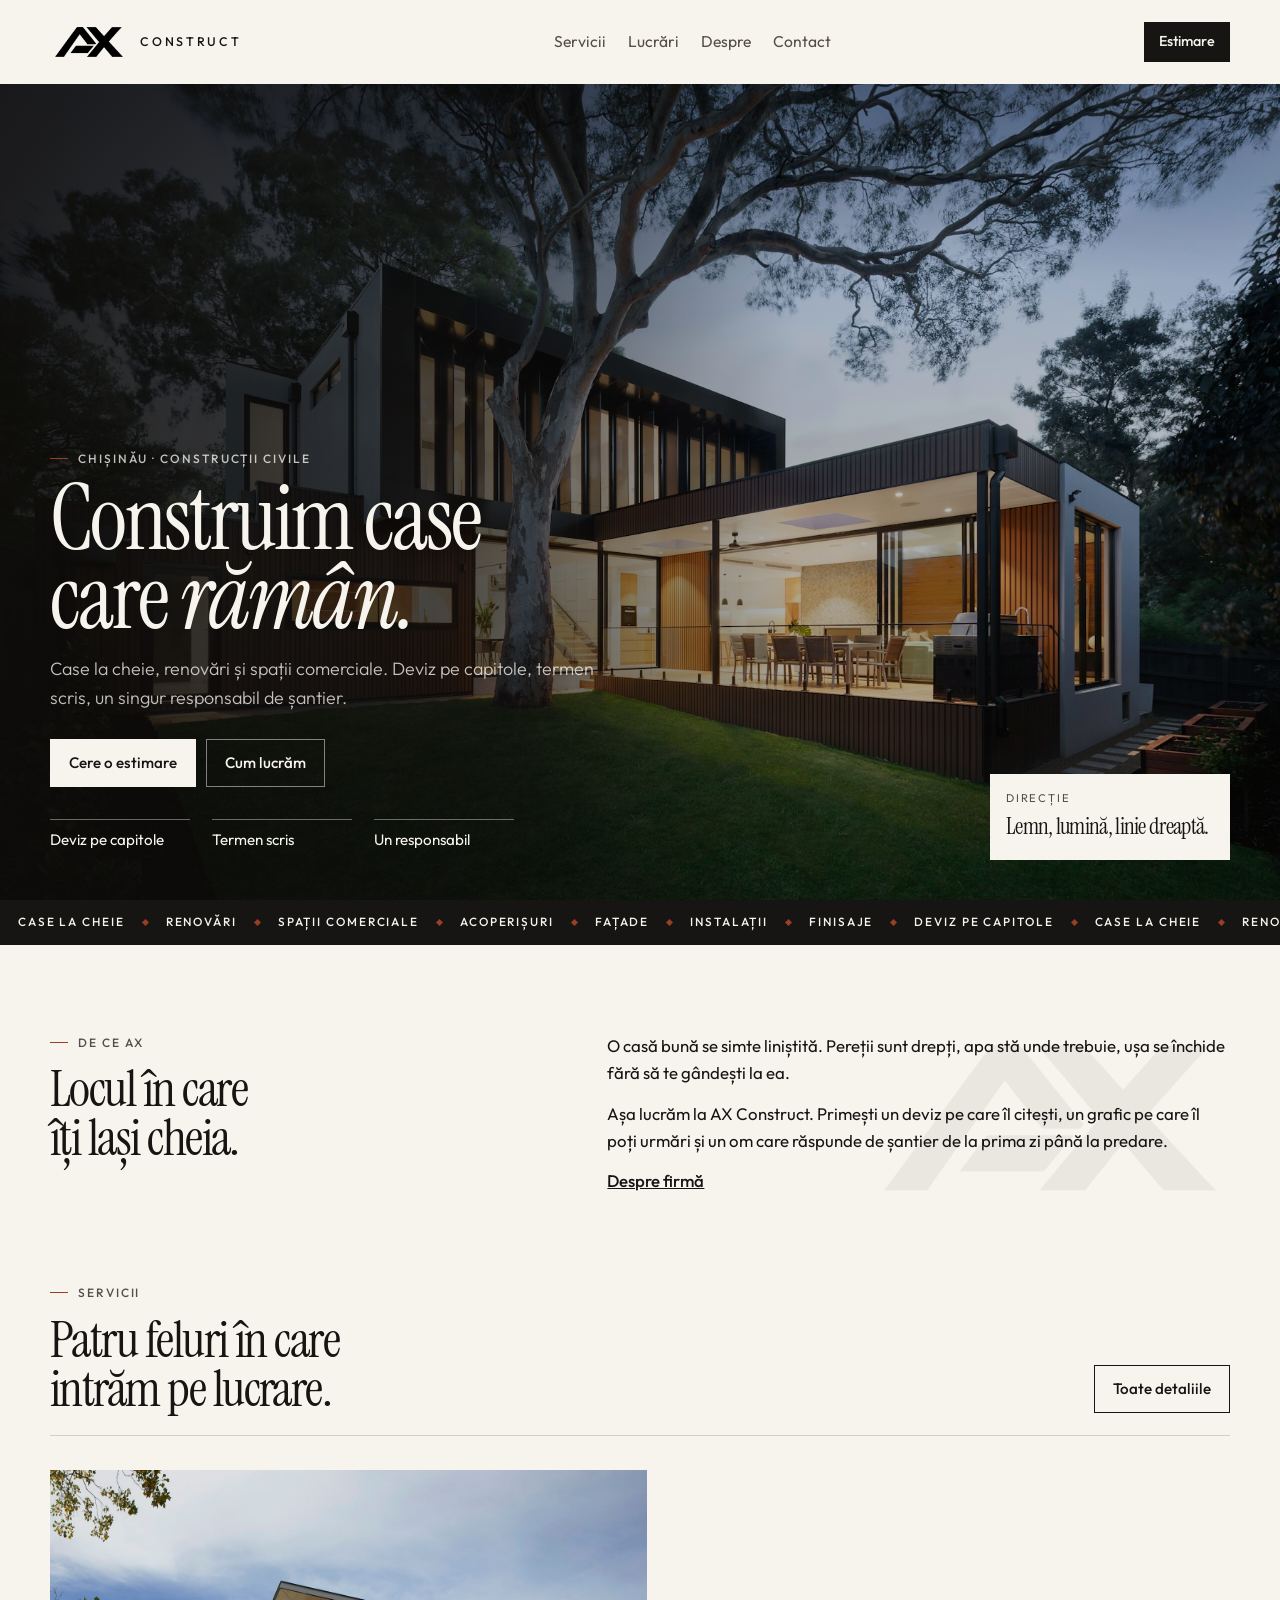
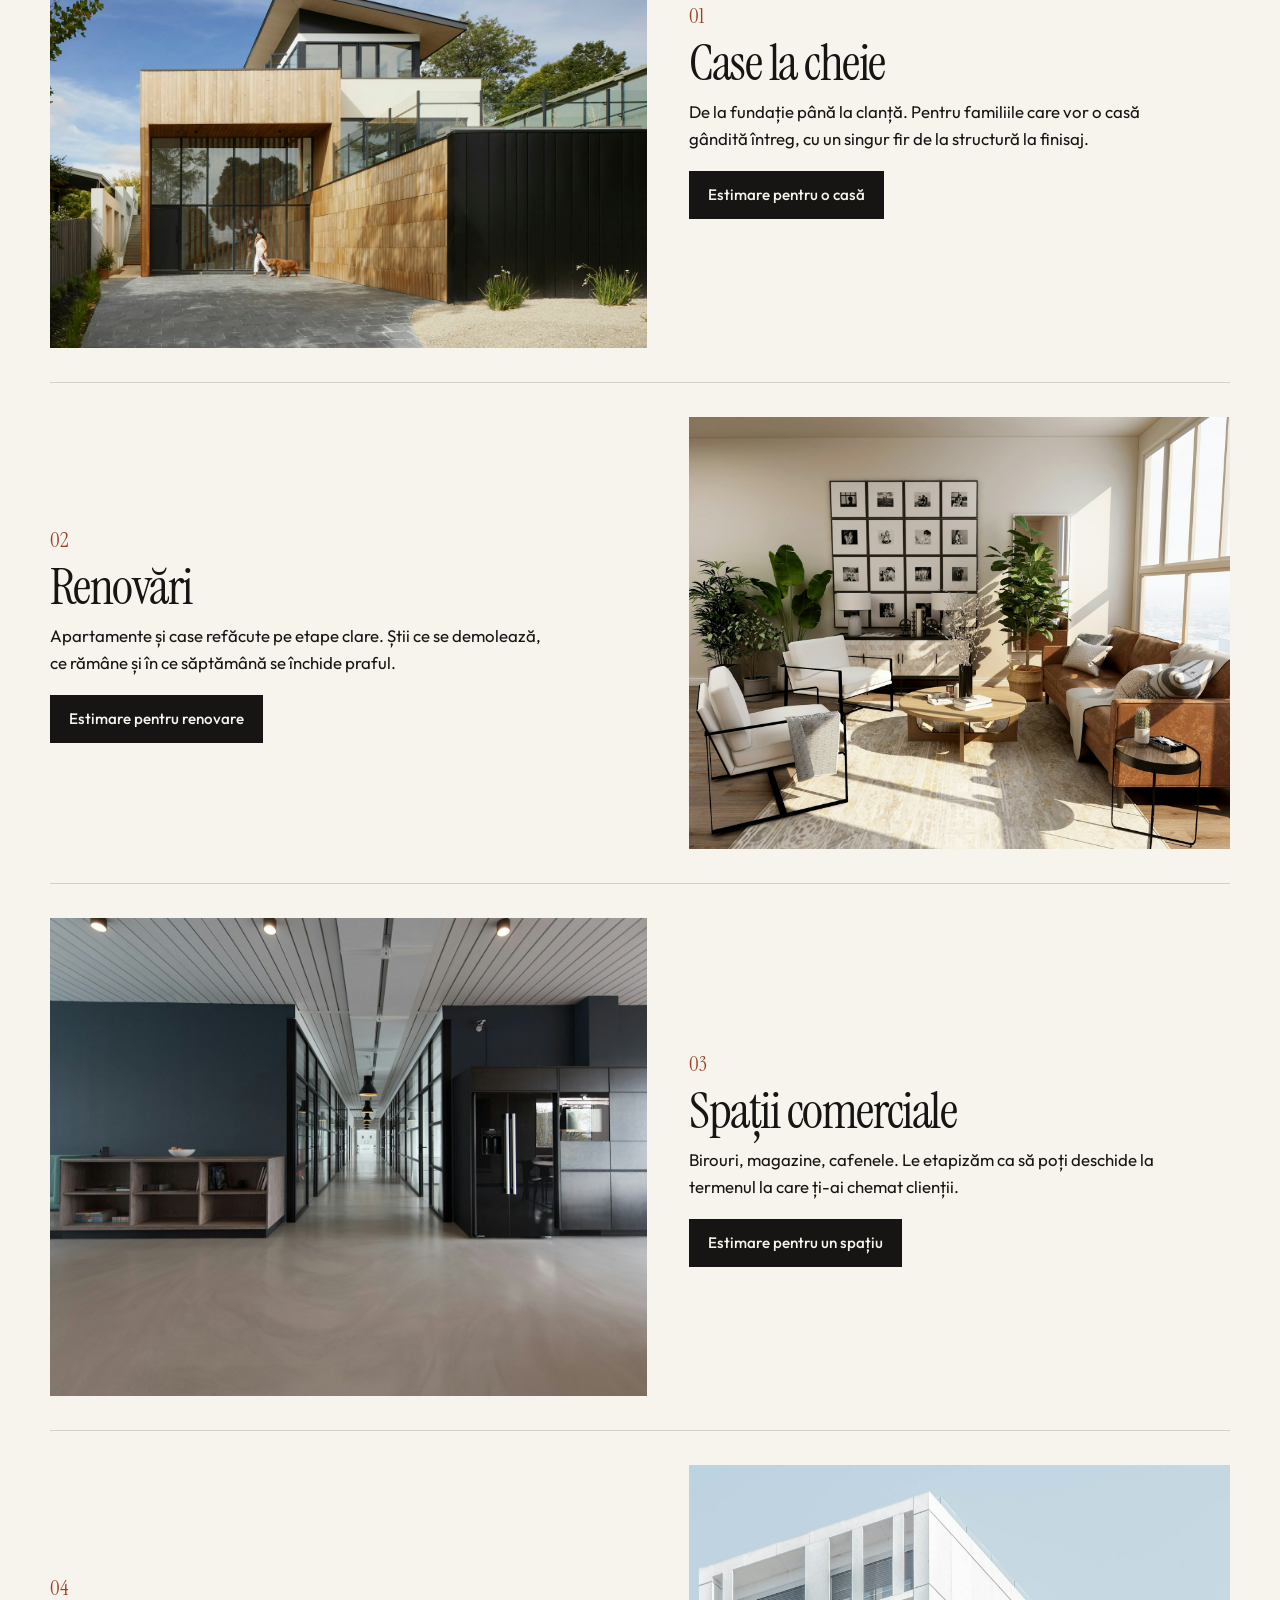
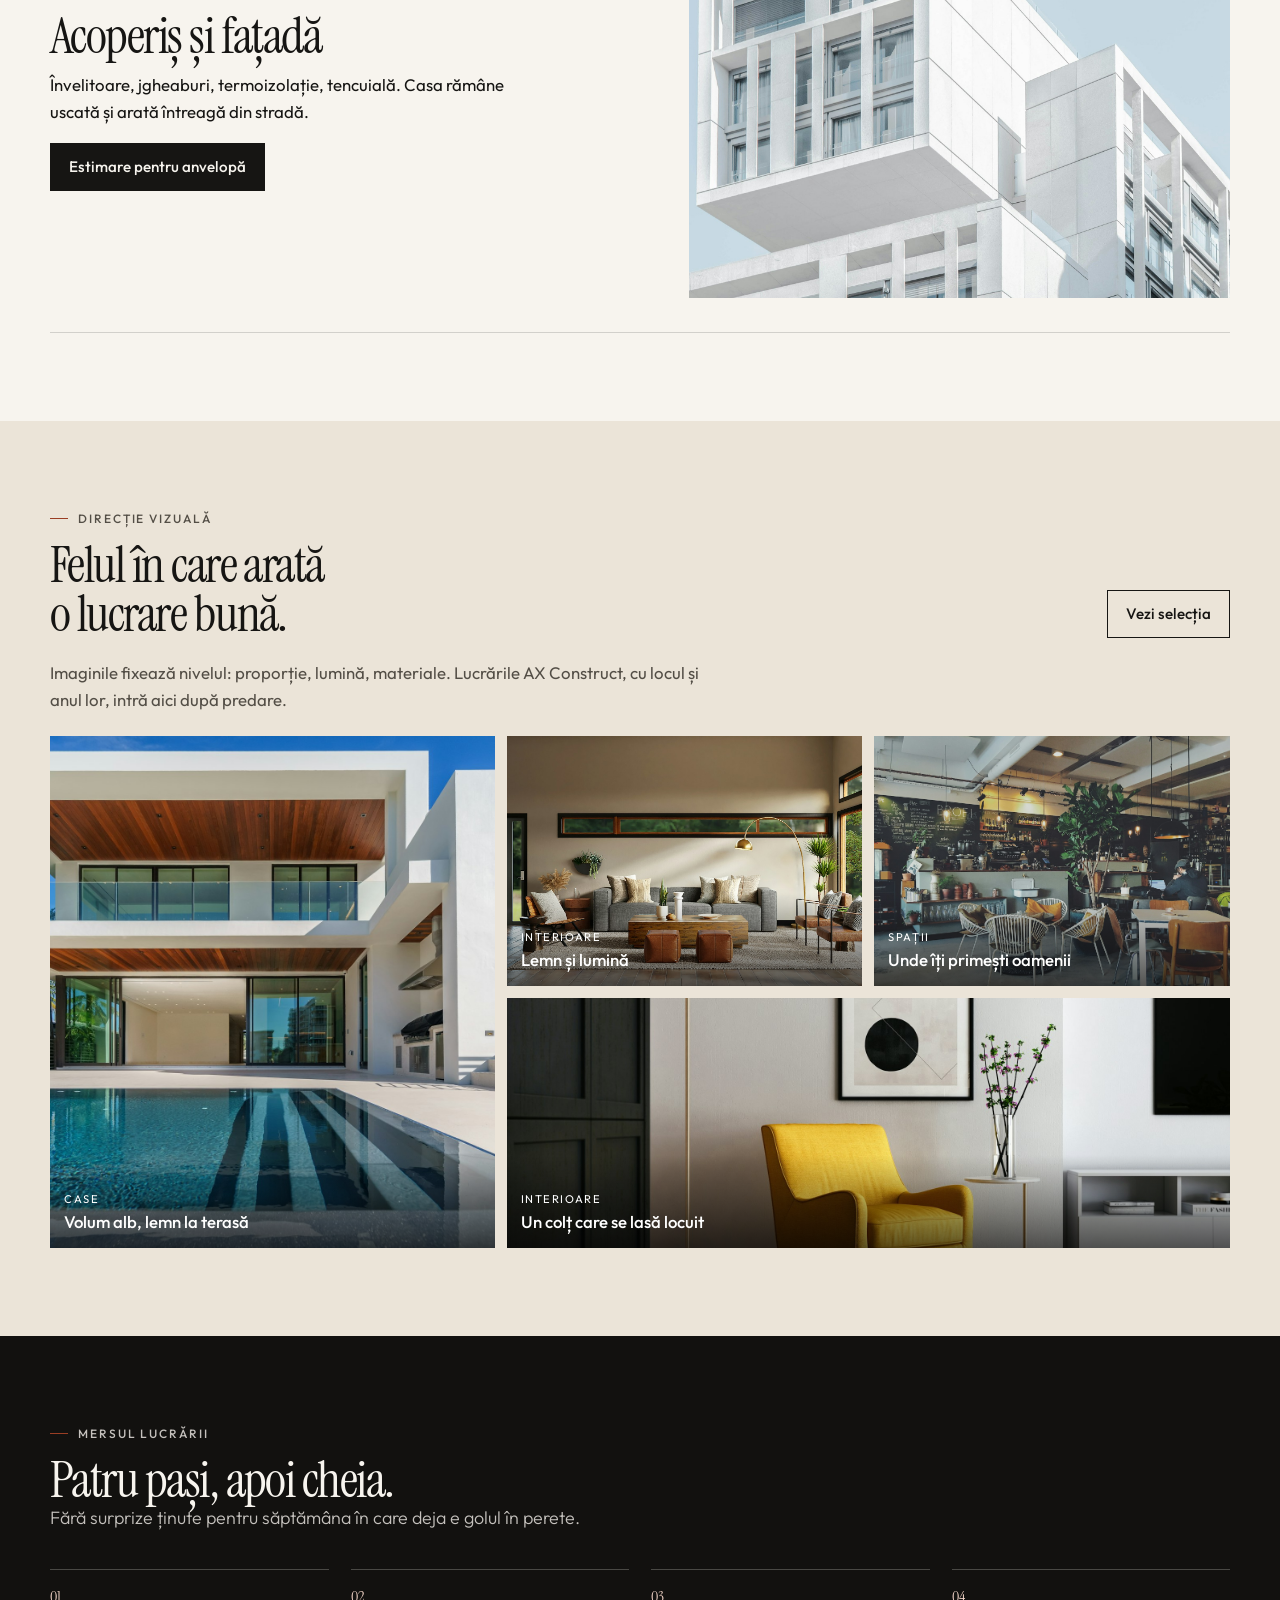
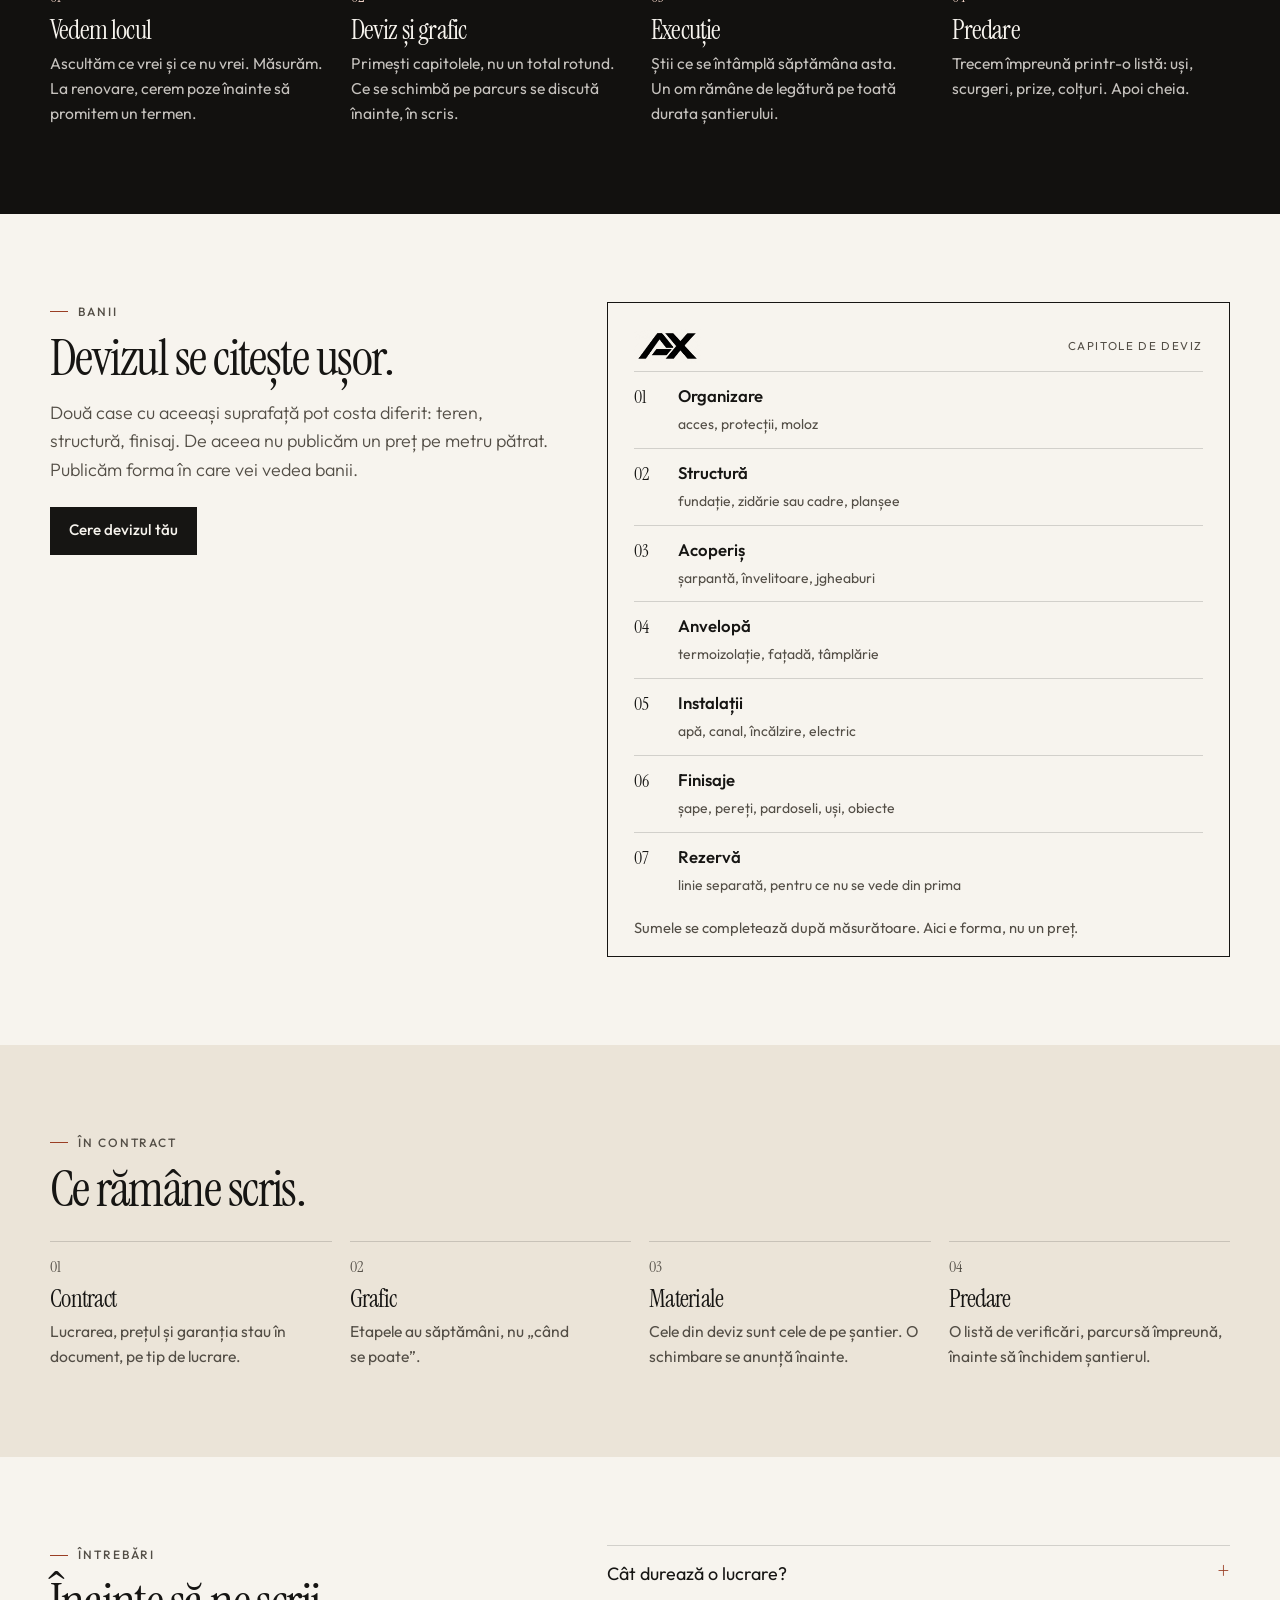
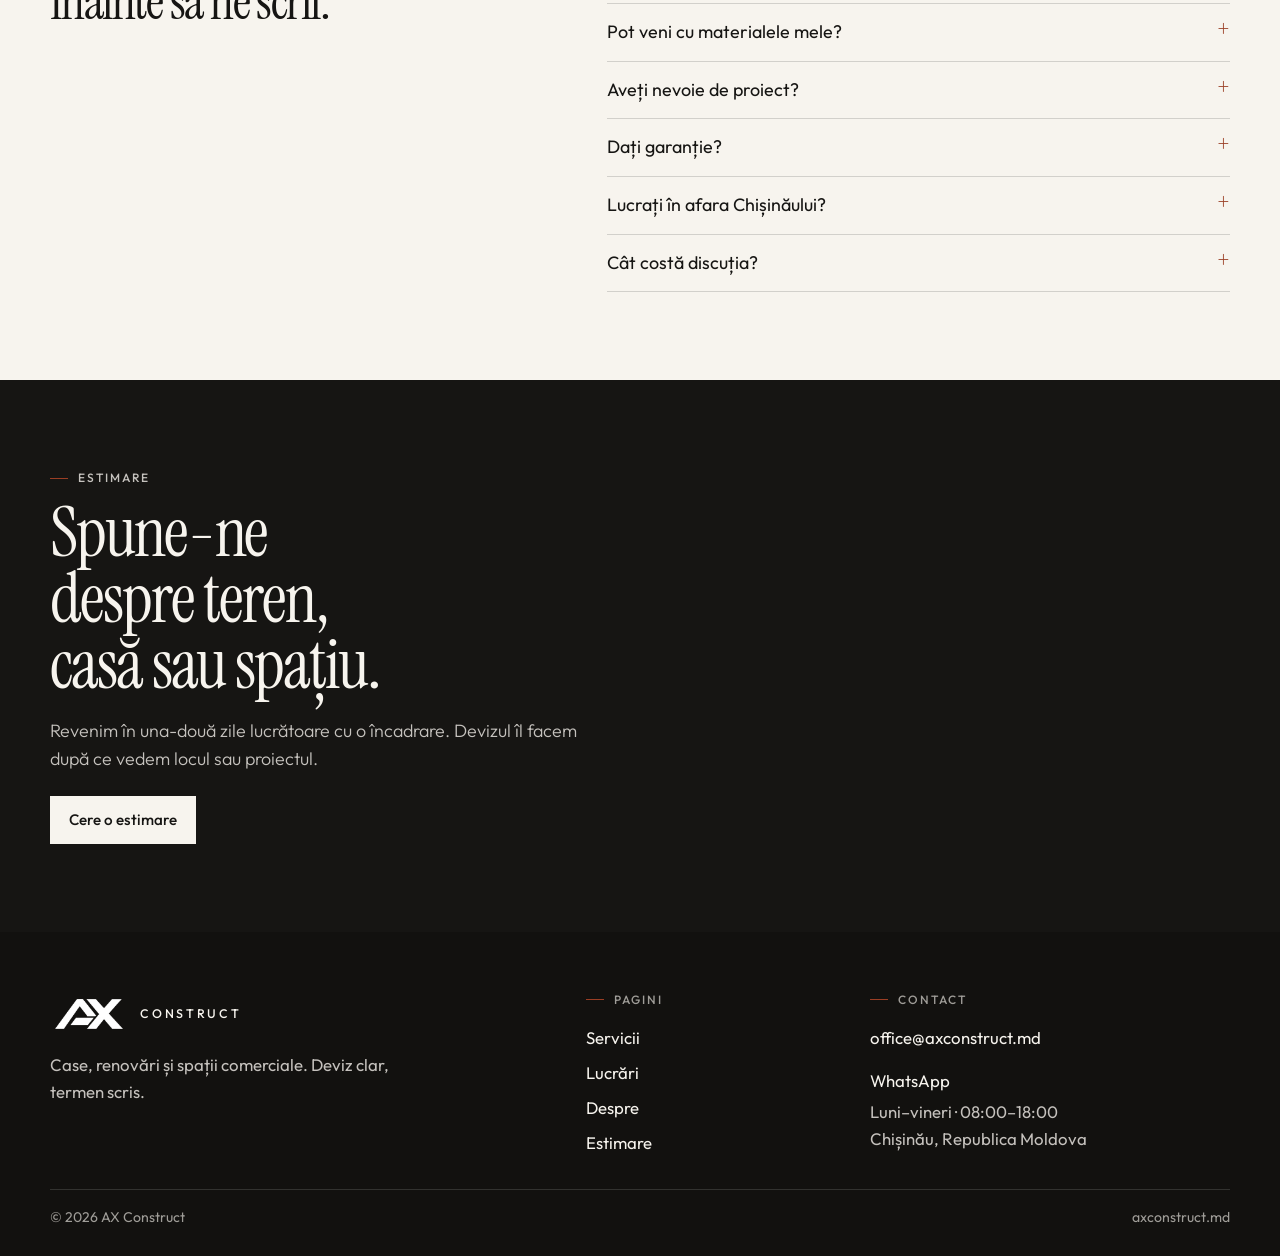
<file: index.html>
<!DOCTYPE html>
<html lang="ro">
<head>
  <meta charset="utf-8">
  <meta name="viewport" content="width=device-width, initial-scale=1">
  <title>AX Construct — Case, renovări și spații comerciale în Chișinău</title>
  <meta name="description" content="AX Construct construiește case la cheie, renovări și spații comerciale în Moldova. Deviz pe capitole, termen scris, un responsabil de șantier. Cere o estimare.">
  <link rel="canonical" href="https://axconstruct.md/">
  <meta property="og:type" content="website">
  <meta property="og:locale" content="ro_RO">
  <meta property="og:site_name" content="AX Construct">
  <meta property="og:title" content="AX Construct — Case, renovări și spații comerciale">
  <meta property="og:description" content="Deviz pe capitole, termen scris, un responsabil de șantier. Cere o estimare.">
  <meta property="og:url" content="https://axconstruct.md/">
  <meta property="og:image" content="https://axconstruct.md/assets/og.jpg">
  <meta name="twitter:card" content="summary_large_image">
  <meta name="theme-color" content="#f7f4ee">
  <link rel="icon" href="assets/favicon.png" type="image/png">
  <link rel="apple-touch-icon" href="assets/apple-touch.png">
  <link rel="preconnect" href="https://fonts.googleapis.com">
  <link rel="preconnect" href="https://fonts.gstatic.com" crossorigin>
  <link href="https://fonts.googleapis.com/css2?family=Instrument+Serif:ital@0;1&family=Outfit:wght@300;400;500;600&display=swap" rel="stylesheet">
  <link rel="stylesheet" href="css/styles.css">
  <script type="application/ld+json">
  {
    "@context": "https://schema.org",
    "@type": "GeneralContractor",
    "name": "AX Construct",
    "url": "https://axconstruct.md",
    "email": "office@axconstruct.md",
    "image": "https://axconstruct.md/assets/og.jpg",
    "areaServed": ["Chișinău", "Republica Moldova"],
    "description": "Case la cheie, renovări și spații comerciale. Deviz pe capitole, termen scris, un responsabil de șantier."
  }
  </script>
</head>
<body>
  <a class="skip" href="#continut">Sari la conținut</a>
  <header class="site-header">
    <a class="brand" href="index.html" aria-label="AX Construct">
      <img src="assets/logo-black.png" alt="" width="1024" height="525">
      <span>Construct</span>
    </a>
    <nav class="desk-nav" aria-label="Principal">
      <a href="servicii.html">Servicii</a>
      <a href="lucrari.html">Lucrări</a>
      <a href="despre.html">Despre</a>
      <a href="contact.html">Contact</a>
    </nav>
    <div class="header-actions">
      <a class="head-phone" data-href="phoneTel" hidden></a>
      <a class="btn btn-small" href="contact.html#formular">Estimare</a>
      <button class="burger" type="button" aria-expanded="false" aria-controls="menu" aria-label="Deschide meniul">
        <span></span><span></span>
      </button>
    </div>
  </header>
  <div class="nav-panel" id="menu" hidden>
    <nav aria-label="Mobil">
      <a href="index.html">Acasă</a>
      <a href="servicii.html">Servicii</a>
      <a href="lucrari.html">Lucrări</a>
      <a href="despre.html">Despre</a>
      <a href="contact.html">Contact</a>
      <a href="contact.html#formular">Cere o estimare</a>
    </nav>
  </div>

  <main id="continut">
    <section class="hero">
      <div class="hero-frame">
        <img src="assets/photos/hero.jpg" alt="Casă modernă seara, cu lemn, ferestre înalte și lumină caldă în interior" fetchpriority="high">
      </div>
      <div class="hero-copy">
        <p class="kicker light">Chișinău · construcții civile</p>
        <h1>Construim case<br>care <em>rămân.</em></h1>
        <p class="lede">Case la cheie, renovări și spații comerciale. Deviz pe capitole, termen scris, un singur responsabil de șantier.</p>
        <div class="hero-actions">
          <a class="btn" href="contact.html#formular">Cere o estimare</a>
          <a class="btn btn-ghost" href="#proces">Cum lucrăm</a>
        </div>
        <div class="meta-row">
          <span>Deviz pe capitole</span>
          <span>Termen scris</span>
          <span>Un responsabil</span>
        </div>
      </div>
      <aside class="hero-card">
        <span>Direcție</span>
        <strong>Lemn, lumină, linie dreaptă.</strong>
      </aside>
    </section>

    <div class="marquee" aria-hidden="true">
      <div class="marquee-track">
        <div class="marquee-group">
          <span>Case la cheie</span><i></i>
          <span>Renovări</span><i></i>
          <span>Spații comerciale</span><i></i>
          <span>Acoperișuri</span><i></i>
          <span>Fațade</span><i></i>
          <span>Instalații</span><i></i>
          <span>Finisaje</span><i></i>
          <span>Deviz pe capitole</span><i></i>
        </div>
        <div class="marquee-group">
          <span>Case la cheie</span><i></i>
          <span>Renovări</span><i></i>
          <span>Spații comerciale</span><i></i>
          <span>Acoperișuri</span><i></i>
          <span>Fațade</span><i></i>
          <span>Instalații</span><i></i>
          <span>Finisaje</span><i></i>
          <span>Deviz pe capitole</span><i></i>
        </div>
      </div>
    </div>

    <section class="section manifesto">
      <div class="wrap manifesto-grid">
        <div>
          <p class="kicker">De ce AX</p>
          <h2>Locul în care îți lași cheia.</h2>
        </div>
        <div class="manifesto-copy">
          <p>O casă bună se simte liniștită. Pereții sunt drepți, apa stă unde trebuie, ușa se închide fără să te gândești la ea.</p>
          <p>Așa lucrăm la AX Construct. Primești un deviz pe care îl citești, un grafic pe care îl poți urmări și un om care răspunde de șantier de la prima zi până la predare.</p>
          <p><a href="despre.html">Despre firmă</a></p>
        </div>
        <img class="watermark" src="assets/logo-black.png" alt="">
      </div>
    </section>

    <section class="section" style="padding-top:0">
      <div class="wrap">
        <div class="section-head">
          <div>
            <p class="kicker">Servicii</p>
            <h2>Patru feluri în care intrăm pe lucrare.</h2>
          </div>
          <a class="btn btn-ghost" href="servicii.html">Toate detaliile</a>
        </div>

        <article class="service-row">
          <a class="shot" href="servicii.html#case">
            <img src="assets/photos/house-wood.jpg" alt="Casă cu lemn deschis și panouri negre, volum simplu" loading="lazy">
          </a>
          <div class="service-copy">
            <p class="num">01</p>
            <h2>Case la cheie</h2>
            <p>De la fundație până la clanță. Pentru familiile care vor o casă gândită întreg, cu un singur fir de la structură la finisaj.</p>
            <a class="btn" href="contact.html?tip=case#formular">Estimare pentru o casă</a>
          </div>
        </article>

        <article class="service-row">
          <a class="shot" href="servicii.html#renovari">
            <img src="assets/photos/living.jpg" alt="Living luminos, cu canapea și ferestre înalte" loading="lazy">
          </a>
          <div class="service-copy">
            <p class="num">02</p>
            <h2>Renovări</h2>
            <p>Apartamente și case refăcute pe etape clare. Știi ce se demolează, ce rămâne și în ce săptămână se închide praful.</p>
            <a class="btn" href="contact.html?tip=renovare#formular">Estimare pentru renovare</a>
          </div>
        </article>

        <article class="service-row">
          <a class="shot" href="servicii.html#comerciale">
            <img src="assets/photos/office.jpg" alt="Hol de birou cu sticlă, pardoseală continuă și mobilier închis" loading="lazy">
          </a>
          <div class="service-copy">
            <p class="num">03</p>
            <h2>Spații comerciale</h2>
            <p>Birouri, magazine, cafenele. Le etapizăm ca să poți deschide la termenul la care ți-ai chemat clienții.</p>
            <a class="btn" href="contact.html?tip=comercial#formular">Estimare pentru un spațiu</a>
          </div>
        </article>

        <article class="service-row">
          <a class="shot" href="servicii.html#acoperis">
            <img src="assets/photos/volume.jpg" alt="Fațadă albă cu volume geometrice și ferestre adânci" loading="lazy">
          </a>
          <div class="service-copy">
            <p class="num">04</p>
            <h2>Acoperiș și fațadă</h2>
            <p>Învelitoare, jgheaburi, termoizolație, tencuială. Casa rămâne uscată și arată întreagă din stradă.</p>
            <a class="btn" href="contact.html?tip=acoperis#formular">Estimare pentru anvelopă</a>
          </div>
        </article>
      </div>
    </section>

    <section class="section band">
      <div class="wrap">
        <div class="section-head">
          <div>
            <p class="kicker">Direcție vizuală</p>
            <h2>Felul în care arată o lucrare bună.</h2>
          </div>
          <a class="btn btn-ghost" href="lucrari.html">Vezi selecția</a>
        </div>
        <p class="note">Imaginile fixează nivelul: proporție, lumină, materiale. Lucrările AX Construct, cu locul și anul lor, intră aici după predare.</p>
        <div class="bento" style="margin-top:22px">
          <figure class="tall">
            <img src="assets/photos/villa.jpg" alt="Casă albă cu terasă acoperită în lemn" loading="lazy">
            <figcaption><span>Case</span><strong>Volum alb, lemn la terasă</strong></figcaption>
          </figure>
          <figure>
            <img src="assets/photos/interior.jpg" alt="Cameră de zi cu canapea gri, lemn și ferestre mari" loading="lazy">
            <figcaption><span>Interioare</span><strong>Lemn și lumină</strong></figcaption>
          </figure>
          <figure>
            <img src="assets/photos/cafe.jpg" alt="Cafenea cu bar, mese și lumină caldă" loading="lazy">
            <figcaption><span>Spații</span><strong>Unde îți primești oamenii</strong></figcaption>
          </figure>
          <figure class="wide">
            <img src="assets/photos/nook.jpg" alt="Colț de living cu fotoliu, lemn și perete liniștit" loading="lazy">
            <figcaption><span>Interioare</span><strong>Un colț care se lasă locuit</strong></figcaption>
          </figure>
        </div>
      </div>
    </section>

    <section class="section process" id="proces">
      <div class="wrap">
        <p class="kicker light">Mersul lucrării</p>
        <h2 class="block-title">Patru pași, apoi cheia.</h2>
        <p class="lede">Fără surprize ținute pentru săptămâna în care deja e golul în perete.</p>
        <div class="steps">
          <article class="step">
            <p class="num">01</p>
            <h3>Vedem locul</h3>
            <p>Ascultăm ce vrei și ce nu vrei. Măsurăm. La renovare, cerem poze înainte să promitem un termen.</p>
          </article>
          <article class="step">
            <p class="num">02</p>
            <h3>Deviz și grafic</h3>
            <p>Primești capitolele, nu un total rotund. Ce se schimbă pe parcurs se discută înainte, în scris.</p>
          </article>
          <article class="step">
            <p class="num">03</p>
            <h3>Execuție</h3>
            <p>Știi ce se întâmplă săptămâna asta. Un om rămâne de legătură pe toată durata șantierului.</p>
          </article>
          <article class="step">
            <p class="num">04</p>
            <h3>Predare</h3>
            <p>Trecem împreună printr-o listă: uși, scurgeri, prize, colțuri. Apoi cheia.</p>
          </article>
        </div>
      </div>
    </section>

    <section class="section">
      <div class="wrap sheet-grid">
        <div>
          <p class="kicker">Banii</p>
          <h2>Devizul se citește ușor.</h2>
          <p class="lede" style="margin-top:16px">Două case cu aceeași suprafață pot costa diferit: teren, structură, finisaj. De aceea nu publicăm un preț pe metru pătrat. Publicăm forma în care vei vedea banii.</p>
          <a class="btn" href="contact.html#formular" style="margin-top:22px">Cere devizul tău</a>
        </div>
        <div class="sheet">
          <div class="sheet-top">
            <img src="assets/logo-black.png" alt="">
            <span>Capitole de deviz</span>
          </div>
          <div class="sheet-row"><span class="sheet-no">01</span><div><strong>Organizare</strong><small>acces, protecții, moloz</small></div></div>
          <div class="sheet-row"><span class="sheet-no">02</span><div><strong>Structură</strong><small>fundație, zidărie sau cadre, planșee</small></div></div>
          <div class="sheet-row"><span class="sheet-no">03</span><div><strong>Acoperiș</strong><small>șarpantă, învelitoare, jgheaburi</small></div></div>
          <div class="sheet-row"><span class="sheet-no">04</span><div><strong>Anvelopă</strong><small>termoizolație, fațadă, tâmplărie</small></div></div>
          <div class="sheet-row"><span class="sheet-no">05</span><div><strong>Instalații</strong><small>apă, canal, încălzire, electric</small></div></div>
          <div class="sheet-row"><span class="sheet-no">06</span><div><strong>Finisaje</strong><small>șape, pereți, pardoseli, uși, obiecte</small></div></div>
          <div class="sheet-row"><span class="sheet-no">07</span><div><strong>Rezervă</strong><small>linie separată, pentru ce nu se vede din prima</small></div></div>
          <p class="sheet-foot">Sumele se completează după măsurătoare. Aici e forma, nu un preț.</p>
        </div>
      </div>
    </section>

    <section class="section band">
      <div class="wrap">
        <p class="kicker">În contract</p>
        <h2 class="block-title" style="margin-bottom:28px">Ce rămâne scris.</h2>
        <div class="standards">
          <article class="standard">
            <p class="num">01</p>
            <h3>Contract</h3>
            <p>Lucrarea, prețul și garanția stau în document, pe tip de lucrare.</p>
          </article>
          <article class="standard">
            <p class="num">02</p>
            <h3>Grafic</h3>
            <p>Etapele au săptămâni, nu „când se poate”.</p>
          </article>
          <article class="standard">
            <p class="num">03</p>
            <h3>Materiale</h3>
            <p>Cele din deviz sunt cele de pe șantier. O schimbare se anunță înainte.</p>
          </article>
          <article class="standard">
            <p class="num">04</p>
            <h3>Predare</h3>
            <p>O listă de verificări, parcursă împreună, înainte să închidem șantierul.</p>
          </article>
        </div>
      </div>
    </section>

    <section class="section">
      <div class="wrap faq-grid">
        <div>
          <p class="kicker">Întrebări</p>
          <h2>Înainte să ne scrii.</h2>
        </div>
        <div>
          <details>
            <summary>Cât durează o lucrare?</summary>
            <p>O renovare de apartament se măsoară în săptămâni. O casă, de la structură la finisaj, ține de obicei un sezon sau mai mult, după suprafață și după iarnă. Termenul tău stă în grafic, înainte de semnătură.</p>
          </details>
          <details>
            <summary>Pot veni cu materialele mele?</summary>
            <p>Da, dacă sunt potrivite lucrării. Le verificăm împreună înainte să intre în deviz, ca să nu plătești de două ori.</p>
          </details>
          <details>
            <summary>Aveți nevoie de proiect?</summary>
            <p>La construcție nouă pornim de la proiect și de la autorizația de construire. Dacă ai terenul și ideea, îți spunem ce documente lipsesc. Proiectul îl poți avea deja sau îl comanzi la un proiectant. Execuția e partea noastră.</p>
          </details>
          <details>
            <summary>Dați garanție?</summary>
            <p>Garanția e scrisă în contract, pe tip de lucrare. Durata se stabilește acolo, nu într-o frază de reclamă.</p>
          </details>
          <details>
            <summary>Lucrați în afara Chișinăului?</summary>
            <p>Baza e Chișinău și localitățile din jur. Mai departe mergem când termenul și drumul rămân corecte pentru amândoi. O spunem din prima discuție.</p>
          </details>
          <details>
            <summary>Cât costă discuția?</summary>
            <p>Ca să înțelegem lucrarea, discuția nu se taxează. Dacă e nevoie de o deplasare lungă doar pentru măsurători, o anunțăm înainte.</p>
          </details>
        </div>
      </div>
    </section>

    <section class="section cta-band">
      <div class="wrap">
        <p class="kicker light">Estimare</p>
        <h2>Spune-ne despre teren, casă sau spațiu.</h2>
        <p class="lede">Revenim în una-două zile lucrătoare cu o încadrare. Devizul îl facem după ce vedem locul sau proiectul.</p>
        <a class="btn" href="contact.html#formular">Cere o estimare</a>
      </div>
    </section>
  </main>

  <footer class="site-footer">
    <div class="wrap footer-grid">
      <div>
        <a class="brand" href="index.html" aria-label="AX Construct">
          <img src="assets/logo-white.png" alt="" width="1024" height="525">
          <span>Construct</span>
        </a>
        <p class="footer-lead">Case, renovări și spații comerciale. Deviz clar, termen scris.</p>
      </div>
      <div>
        <p class="kicker">Pagini</p>
        <a href="servicii.html">Servicii</a>
        <a href="lucrari.html">Lucrări</a>
        <a href="despre.html">Despre</a>
        <a href="contact.html">Estimare</a>
      </div>
      <div>
        <p class="kicker">Contact</p>
        <a data-href="email" href="mailto:office@axconstruct.md">office@axconstruct.md</a>
        <a data-href="phoneTel" hidden></a>
        <a data-href="whatsapp" hidden>WhatsApp</a>
        <p data-bind="hours">Luni–vineri · 08:00–18:00</p>
        <p data-bind="city">Chișinău, Republica Moldova</p>
      </div>
    </div>
    <div class="wrap footer-base">
      <span>© <span data-year>2026</span> AX Construct</span>
      <span>axconstruct.md</span>
      <p class="legal" data-legal hidden></p>
    </div>
  </footer>
  <a class="mobile-bar" href="contact.html#formular">Cere o estimare</a>
  <script src="js/config.js"></script>
  <script src="js/main.js"></script>
</body>
</html>
</file>
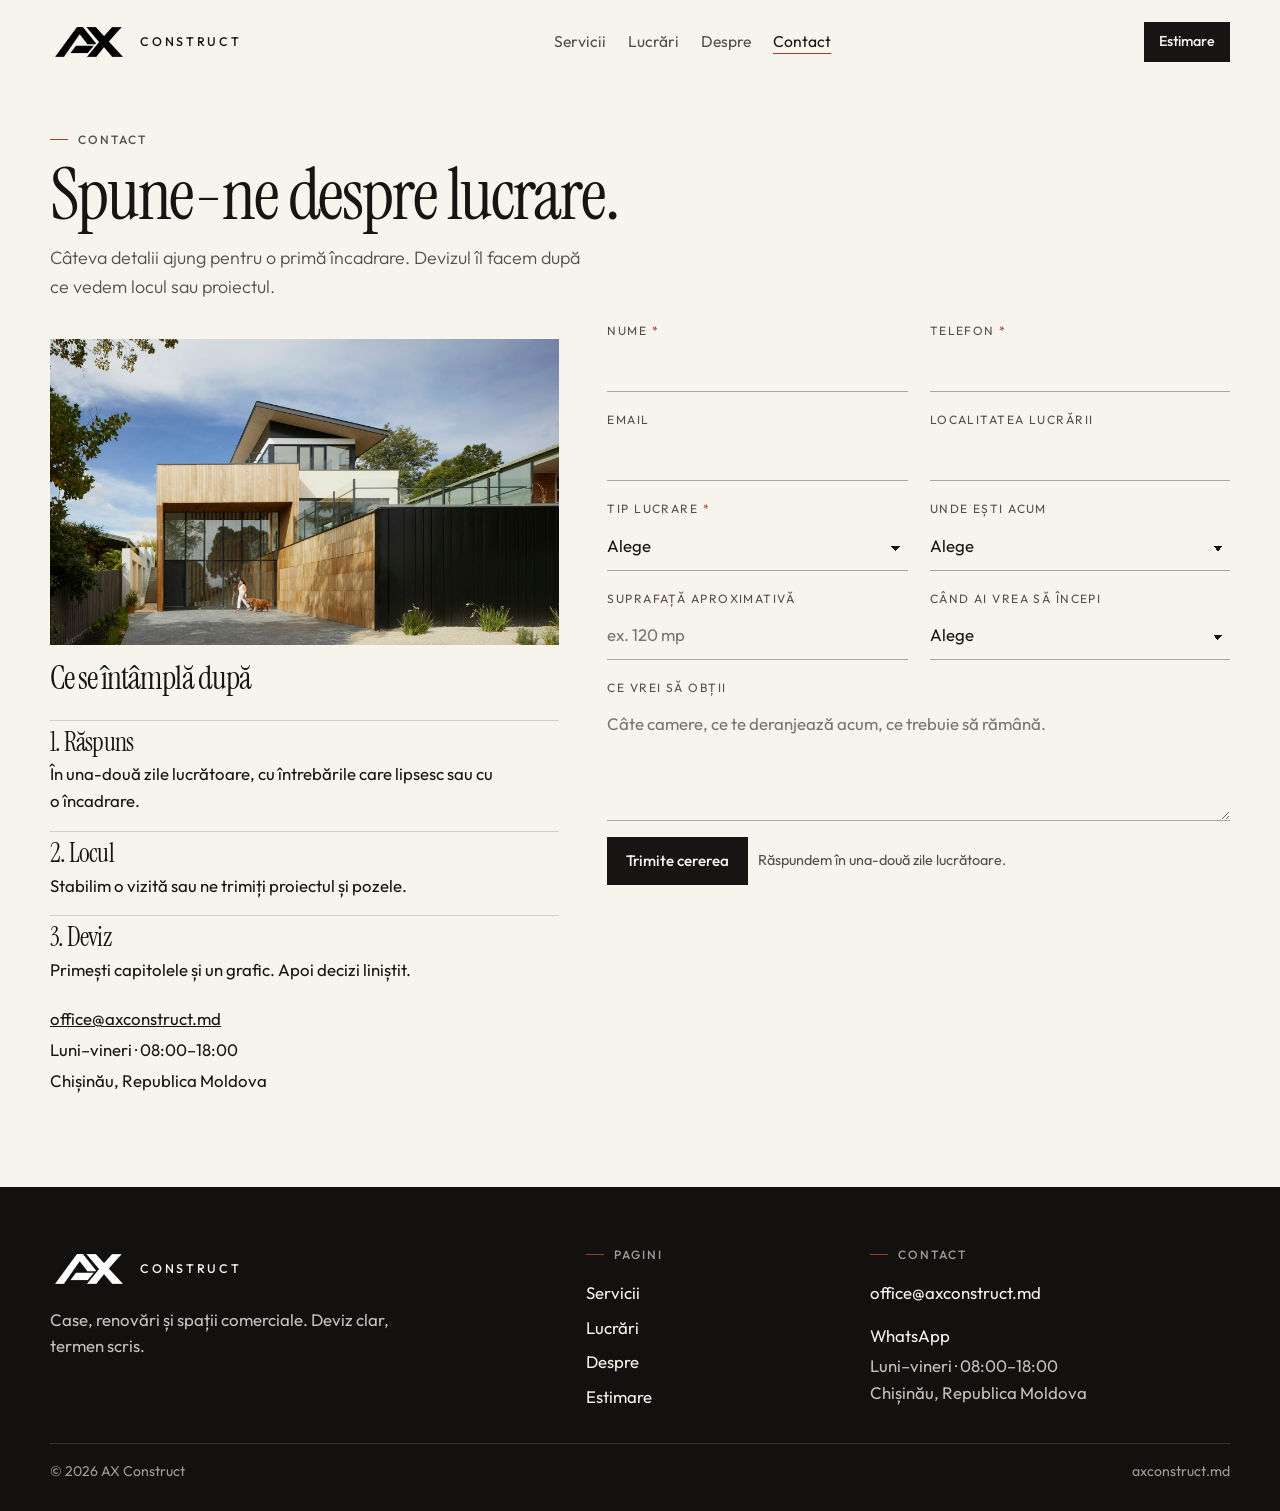
<file: contact.html>
<!DOCTYPE html>
<html lang="ro">
<head>
  <meta charset="utf-8">
  <meta name="viewport" content="width=device-width, initial-scale=1">
  <title>Estimare — AX Construct</title>
  <meta name="description" content="Cere o estimare AX Construct pentru o casă, o renovare sau un spațiu comercial. Răspuns în una-două zile lucrătoare.">
  <link rel="canonical" href="https://axconstruct.md/contact.html">
  <meta property="og:title" content="Estimare — AX Construct">
  <meta property="og:description" content="Spune-ne despre lucrare. Revenim cu o încadrare.">
  <meta property="og:image" content="https://axconstruct.md/assets/og.jpg">
  <meta name="theme-color" content="#f7f4ee">
  <link rel="icon" href="assets/favicon.png" type="image/png">
  <link rel="apple-touch-icon" href="assets/apple-touch.png">
  <link rel="preconnect" href="https://fonts.googleapis.com">
  <link rel="preconnect" href="https://fonts.gstatic.com" crossorigin>
  <link href="https://fonts.googleapis.com/css2?family=Instrument+Serif:ital@0;1&family=Outfit:wght@300;400;500;600&display=swap" rel="stylesheet">
  <link rel="stylesheet" href="css/styles.css">
</head>
<body>
  <a class="skip" href="#continut">Sari la conținut</a>
  <header class="site-header">
    <a class="brand" href="index.html">
      <img src="assets/logo-black.png" alt="AX" width="1024" height="525">
      <span>Construct</span>
    </a>
    <nav class="desk-nav" aria-label="Principal">
      <a href="servicii.html">Servicii</a>
      <a href="lucrari.html">Lucrări</a>
      <a href="despre.html">Despre</a>
      <a href="contact.html" aria-current="page">Contact</a>
    </nav>
    <div class="header-actions">
      <a class="head-phone" data-href="phoneTel" hidden></a>
      <a class="btn btn-small" href="#formular">Estimare</a>
      <button class="burger" type="button" aria-expanded="false" aria-controls="menu" aria-label="Deschide meniul"><span></span><span></span></button>
    </div>
  </header>
  <div class="nav-panel" id="menu" hidden>
    <nav aria-label="Mobil">
      <a href="index.html">Acasă</a>
      <a href="servicii.html">Servicii</a>
      <a href="lucrari.html">Lucrări</a>
      <a href="despre.html">Despre</a>
      <a href="contact.html">Contact</a>
      <a href="#formular">Cere o estimare</a>
    </nav>
  </div>

  <main id="continut">
    <header class="page-hero">
      <div class="wrap">
        <p class="kicker">Contact</p>
        <h1>Spune-ne despre lucrare.</h1>
        <p class="lede">Câteva detalii ajung pentru o primă încadrare. Devizul îl facem după ce vedem locul sau proiectul.</p>
      </div>
    </header>

    <section class="section" id="formular" style="padding-top:12px">
      <div class="wrap contact-grid">
        <div>
          <div class="contact-photo">
            <img src="assets/photos/house-wood.jpg" alt="Casă cu lemn și negru, vedere din curte" loading="lazy">
          </div>
          <h2 class="block-title" style="font-size:2rem;margin-bottom:12px">Ce se întâmplă după</h2>
          <div class="principles">
            <article>
              <h3>1. Răspuns</h3>
              <p>În una-două zile lucrătoare, cu întrebările care lipsesc sau cu o încadrare.</p>
            </article>
            <article>
              <h3>2. Locul</h3>
              <p>Stabilim o vizită sau ne trimiți proiectul și pozele.</p>
            </article>
            <article>
              <h3>3. Deviz</h3>
              <p>Primești capitolele și un grafic. Apoi decizi liniștit.</p>
            </article>
          </div>
          <div class="contact-list" style="margin-top:22px">
            <p><a data-href="email" href="mailto:office@axconstruct.md">office@axconstruct.md</a></p>
            <p><a data-href="phoneTel" hidden></a></p>
            <p><a data-href="whatsapp" hidden>Scrie pe WhatsApp</a></p>
            <p data-bind="hours">Luni–vineri · 08:00–18:00</p>
            <p data-bind="city">Chișinău, Republica Moldova</p>
          </div>
        </div>

        <div>
          <form id="estimare" novalidate>
            <div class="form-grid">
              <div class="field">
                <label for="nume">Nume <span aria-hidden="true">*</span></label>
                <input id="nume" name="nume" autocomplete="name" required>
              </div>
              <div class="field">
                <label for="telefon">Telefon <span aria-hidden="true">*</span></label>
                <input id="telefon" name="telefon" type="tel" autocomplete="tel" required>
              </div>
              <div class="field">
                <label for="email">Email</label>
                <input id="email" name="email" type="email" autocomplete="email">
              </div>
              <div class="field">
                <label for="localitate">Localitatea lucrării</label>
                <input id="localitate" name="localitate" autocomplete="address-level2">
              </div>
              <div class="field">
                <label for="tip">Tip lucrare <span aria-hidden="true">*</span></label>
                <select id="tip" name="tip" required>
                  <option value="">Alege</option>
                  <option value="case">Casă la cheie</option>
                  <option value="renovare">Renovare</option>
                  <option value="comercial">Spațiu comercial</option>
                  <option value="acoperis">Acoperiș și fațadă</option>
                  <option value="altceva">Altceva</option>
                </select>
              </div>
              <div class="field">
                <label for="stadiu">Unde ești acum</label>
                <select id="stadiu" name="stadiu">
                  <option value="">Alege</option>
                  <option>Am teren</option>
                  <option>Am proiect</option>
                  <option>Am autorizație</option>
                  <option>Renovez un spațiu existent</option>
                  <option>Am doar ideea</option>
                </select>
              </div>
              <div class="field">
                <label for="suprafata">Suprafață aproximativă</label>
                <input id="suprafata" name="suprafata" placeholder="ex. 120 mp">
              </div>
              <div class="field">
                <label for="cand">Când ai vrea să începi</label>
                <select id="cand" name="cand">
                  <option value="">Alege</option>
                  <option>Cât de curând</option>
                  <option>În 1–3 luni</option>
                  <option>În acest an</option>
                  <option>Vreau doar o estimare</option>
                </select>
              </div>
              <div class="field span-2">
                <label for="mesaj">Ce vrei să obții</label>
                <textarea id="mesaj" name="mesaj" placeholder="Câte camere, ce te deranjează acum, ce trebuie să rămână."></textarea>
              </div>
              <div class="hp" aria-hidden="true">
                <label for="gotcha">Lasă gol</label>
                <input id="gotcha" name="_gotcha" tabindex="-1" autocomplete="off">
              </div>
            </div>
            <div class="form-actions">
              <button class="btn" type="submit">Trimite cererea</button>
              <p class="fine">Răspundem în una-două zile lucrătoare.</p>
            </div>
          </form>

          <div id="form-success" hidden>
            <h2 id="success-title" class="block-title" style="font-size:2.4rem">Mesajul e pregătit.</h2>
            <p class="lede" id="success-lead" style="margin:12px 0 8px"></p>
            <pre class="letter" id="letter"></pre>
            <div class="form-actions">
              <a class="btn" id="open-mail" href="mailto:office@axconstruct.md">Deschide emailul</a>
              <button class="btn btn-ghost" id="copy-letter" type="button">Copiază textul</button>
              <a class="btn btn-ghost" id="open-wa" hidden>WhatsApp</a>
            </div>
          </div>
        </div>
      </div>
    </section>
  </main>

  <footer class="site-footer">
    <div class="wrap footer-grid">
      <div>
        <a class="brand" href="index.html">
          <img src="assets/logo-white.png" alt="AX" width="1024" height="525">
          <span>Construct</span>
        </a>
        <p class="footer-lead">Case, renovări și spații comerciale. Deviz clar, termen scris.</p>
      </div>
      <div>
        <p class="kicker">Pagini</p>
        <a href="servicii.html">Servicii</a>
        <a href="lucrari.html">Lucrări</a>
        <a href="despre.html">Despre</a>
        <a href="contact.html">Estimare</a>
      </div>
      <div>
        <p class="kicker">Contact</p>
        <a data-href="email" href="mailto:office@axconstruct.md">office@axconstruct.md</a>
        <a data-href="phoneTel" hidden></a>
        <a data-href="whatsapp" hidden>WhatsApp</a>
        <p data-bind="hours">Luni–vineri · 08:00–18:00</p>
        <p data-bind="city">Chișinău, Republica Moldova</p>
      </div>
    </div>
    <div class="wrap footer-base">
      <span>© <span data-year>2026</span> AX Construct</span>
      <span>axconstruct.md</span>
      <p class="legal" data-legal hidden></p>
    </div>
  </footer>
  <a class="mobile-bar" href="#formular">Cere o estimare</a>
  <script src="js/config.js"></script>
  <script src="js/main.js"></script>
</body>
</html>
</file>
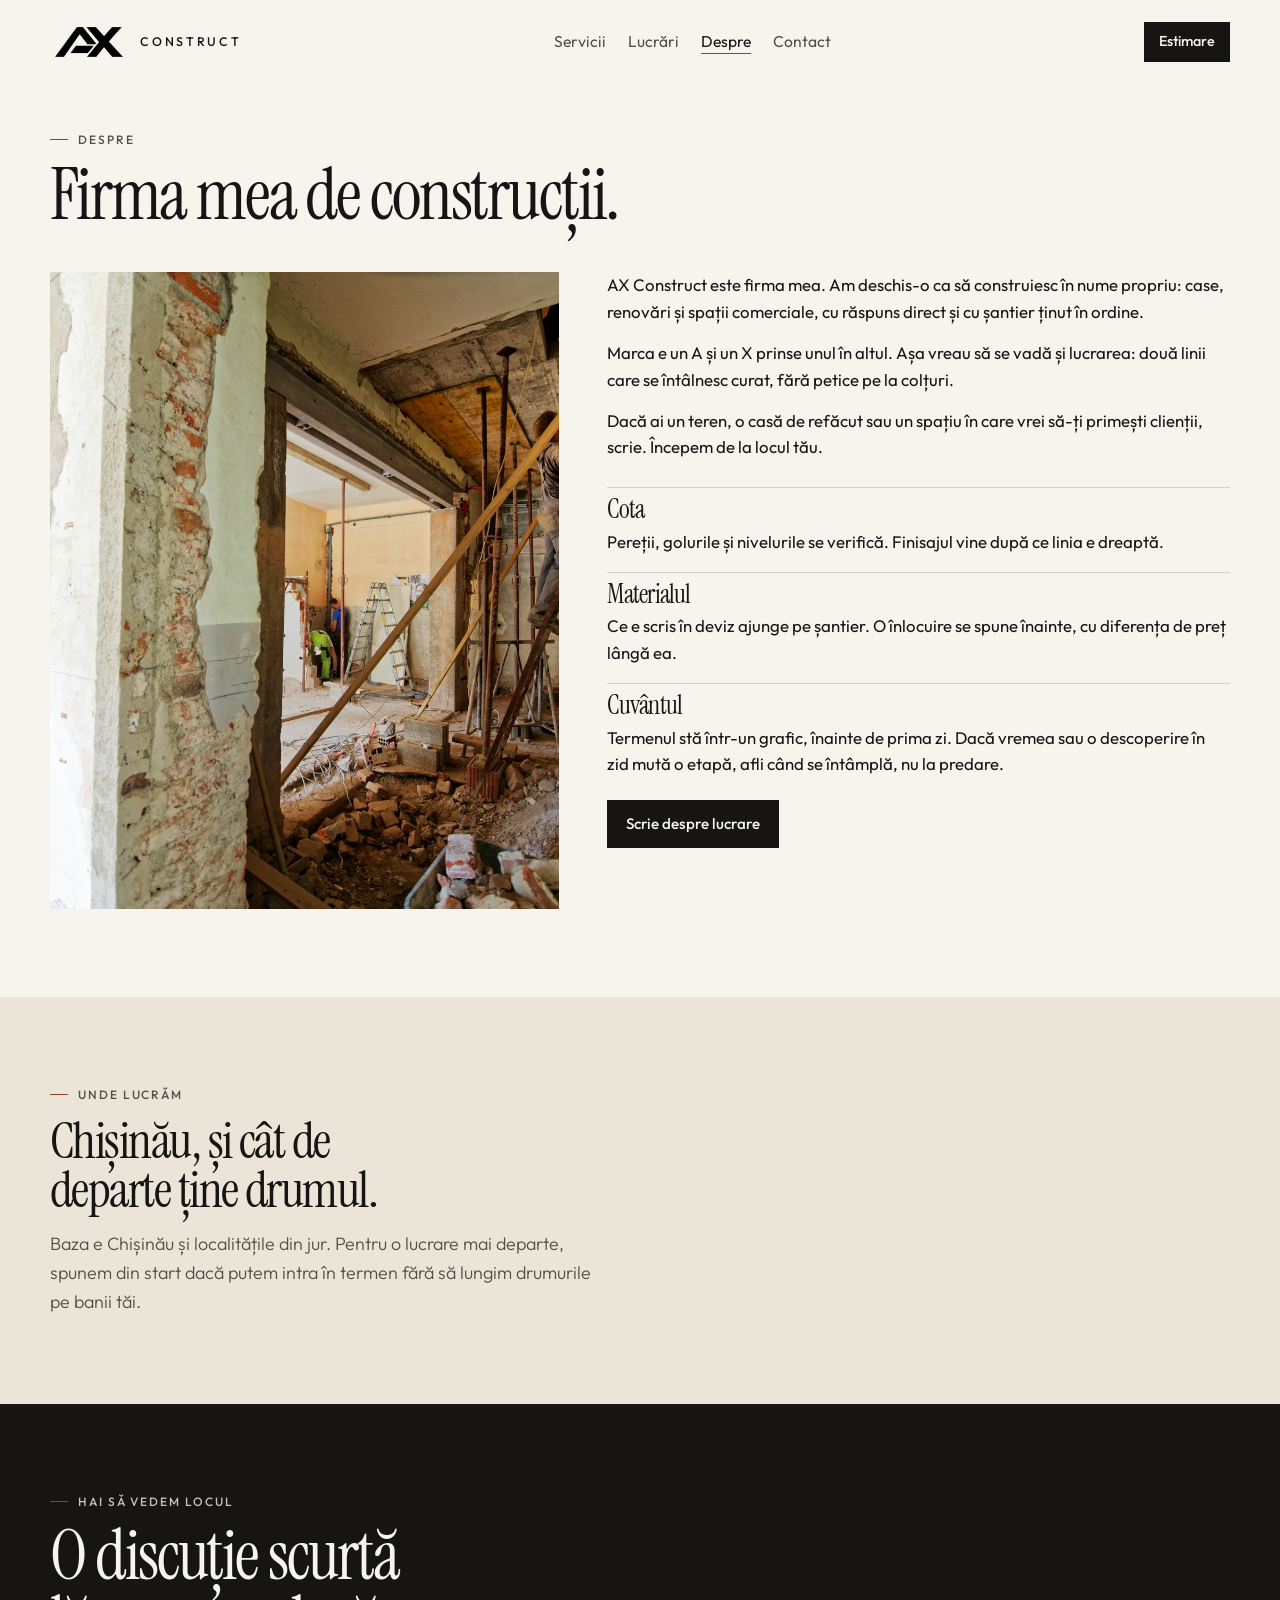
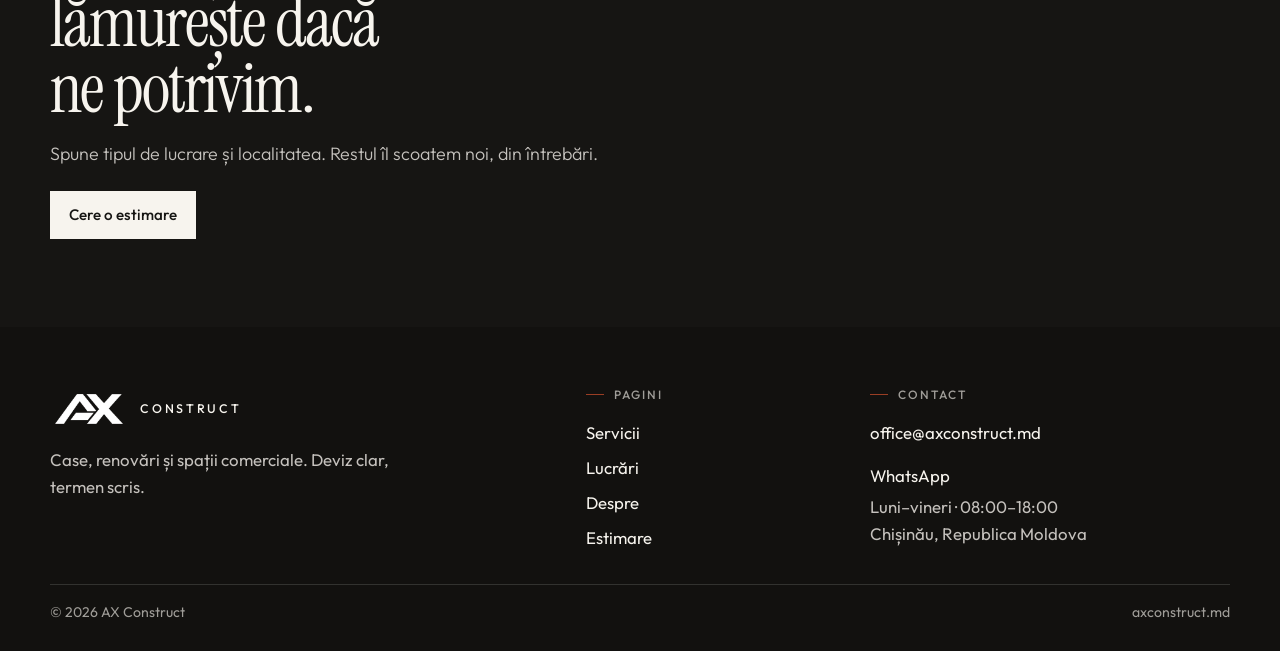
<file: despre.html>
<!DOCTYPE html>
<html lang="ro">
<head>
  <meta charset="utf-8">
  <meta name="viewport" content="width=device-width, initial-scale=1">
  <title>Despre — AX Construct</title>
  <meta name="description" content="AX Construct este o firmă de construcții din Chișinău. Case, renovări și spații comerciale, cu deviz clar și șantier ținut în ordine.">
  <link rel="canonical" href="https://axconstruct.md/despre.html">
  <meta property="og:title" content="Despre — AX Construct">
  <meta property="og:description" content="Firmă de construcții din Chișinău. Cotă, material, cuvânt dat.">
  <meta property="og:image" content="https://axconstruct.md/assets/og.jpg">
  <meta name="theme-color" content="#f7f4ee">
  <link rel="icon" href="assets/favicon.png" type="image/png">
  <link rel="apple-touch-icon" href="assets/apple-touch.png">
  <link rel="preconnect" href="https://fonts.googleapis.com">
  <link rel="preconnect" href="https://fonts.gstatic.com" crossorigin>
  <link href="https://fonts.googleapis.com/css2?family=Instrument+Serif:ital@0;1&family=Outfit:wght@300;400;500;600&display=swap" rel="stylesheet">
  <link rel="stylesheet" href="css/styles.css">
</head>
<body>
  <a class="skip" href="#continut">Sari la conținut</a>
  <header class="site-header">
    <a class="brand" href="index.html">
      <img src="assets/logo-black.png" alt="AX" width="1024" height="525">
      <span>Construct</span>
    </a>
    <nav class="desk-nav" aria-label="Principal">
      <a href="servicii.html">Servicii</a>
      <a href="lucrari.html">Lucrări</a>
      <a href="despre.html" aria-current="page">Despre</a>
      <a href="contact.html">Contact</a>
    </nav>
    <div class="header-actions">
      <a class="head-phone" data-href="phoneTel" hidden></a>
      <a class="btn btn-small" href="contact.html#formular">Estimare</a>
      <button class="burger" type="button" aria-expanded="false" aria-controls="menu" aria-label="Deschide meniul"><span></span><span></span></button>
    </div>
  </header>
  <div class="nav-panel" id="menu" hidden>
    <nav aria-label="Mobil">
      <a href="index.html">Acasă</a>
      <a href="servicii.html">Servicii</a>
      <a href="lucrari.html">Lucrări</a>
      <a href="despre.html">Despre</a>
      <a href="contact.html">Contact</a>
      <a href="contact.html#formular">Cere o estimare</a>
    </nav>
  </div>

  <main id="continut">
    <header class="page-hero">
      <div class="wrap">
        <p class="kicker">Despre</p>
        <h1>Firma mea de construcții.</h1>
      </div>
    </header>

    <section class="section" style="padding-top:20px">
      <div class="wrap about-grid">
        <div class="about-photo">
          <img src="assets/photos/santier.jpg" alt="Șantier de renovare, cu zidărie deschisă și lucrări la înălțime" loading="lazy">
        </div>
        <div>
          <p>AX Construct este firma mea. Am deschis-o ca să construiesc în nume propriu: case, renovări și spații comerciale, cu răspuns direct și cu șantier ținut în ordine.</p>
          <p>Marca e un A și un X prinse unul în altul. Așa vreau să se vadă și lucrarea: două linii care se întâlnesc curat, fără petice pe la colțuri.</p>
          <p>Dacă ai un teren, o casă de refăcut sau un spațiu în care vrei să-ți primești clienții, scrie. Începem de la locul tău.</p>
          <div class="principles">
            <article>
              <h3>Cota</h3>
              <p>Pereții, golurile și nivelurile se verifică. Finisajul vine după ce linia e dreaptă.</p>
            </article>
            <article>
              <h3>Materialul</h3>
              <p>Ce e scris în deviz ajunge pe șantier. O înlocuire se spune înainte, cu diferența de preț lângă ea.</p>
            </article>
            <article>
              <h3>Cuvântul</h3>
              <p>Termenul stă într-un grafic, înainte de prima zi. Dacă vremea sau o descoperire în zid mută o etapă, afli când se întâmplă, nu la predare.</p>
            </article>
          </div>
          <a class="btn" href="contact.html#formular">Scrie despre lucrare</a>
        </div>
      </div>
    </section>

    <section class="section band">
      <div class="wrap">
        <p class="kicker">Unde lucrăm</p>
        <h2 class="block-title">Chișinău, și cât de departe ține drumul.</h2>
        <p class="lede" style="margin-top:16px">Baza e Chișinău și localitățile din jur. Pentru o lucrare mai departe, spunem din start dacă putem intra în termen fără să lungim drumurile pe banii tăi.</p>
      </div>
    </section>

    <section class="section cta-band">
      <div class="wrap">
        <p class="kicker light">Hai să vedem locul</p>
        <h2>O discuție scurtă lămurește dacă ne potrivim.</h2>
        <p class="lede">Spune tipul de lucrare și localitatea. Restul îl scoatem noi, din întrebări.</p>
        <a class="btn" href="contact.html#formular">Cere o estimare</a>
      </div>
    </section>
  </main>

  <footer class="site-footer">
    <div class="wrap footer-grid">
      <div>
        <a class="brand" href="index.html">
          <img src="assets/logo-white.png" alt="AX" width="1024" height="525">
          <span>Construct</span>
        </a>
        <p class="footer-lead">Case, renovări și spații comerciale. Deviz clar, termen scris.</p>
      </div>
      <div>
        <p class="kicker">Pagini</p>
        <a href="servicii.html">Servicii</a>
        <a href="lucrari.html">Lucrări</a>
        <a href="despre.html">Despre</a>
        <a href="contact.html">Estimare</a>
      </div>
      <div>
        <p class="kicker">Contact</p>
        <a data-href="email" href="mailto:office@axconstruct.md">office@axconstruct.md</a>
        <a data-href="phoneTel" hidden></a>
        <a data-href="whatsapp" hidden>WhatsApp</a>
        <p data-bind="hours">Luni–vineri · 08:00–18:00</p>
        <p data-bind="city">Chișinău, Republica Moldova</p>
      </div>
    </div>
    <div class="wrap footer-base">
      <span>© <span data-year>2026</span> AX Construct</span>
      <span>axconstruct.md</span>
      <p class="legal" data-legal hidden></p>
    </div>
  </footer>
  <a class="mobile-bar" href="contact.html#formular">Cere o estimare</a>
  <script src="js/config.js"></script>
  <script src="js/main.js"></script>
</body>
</html>
</file>
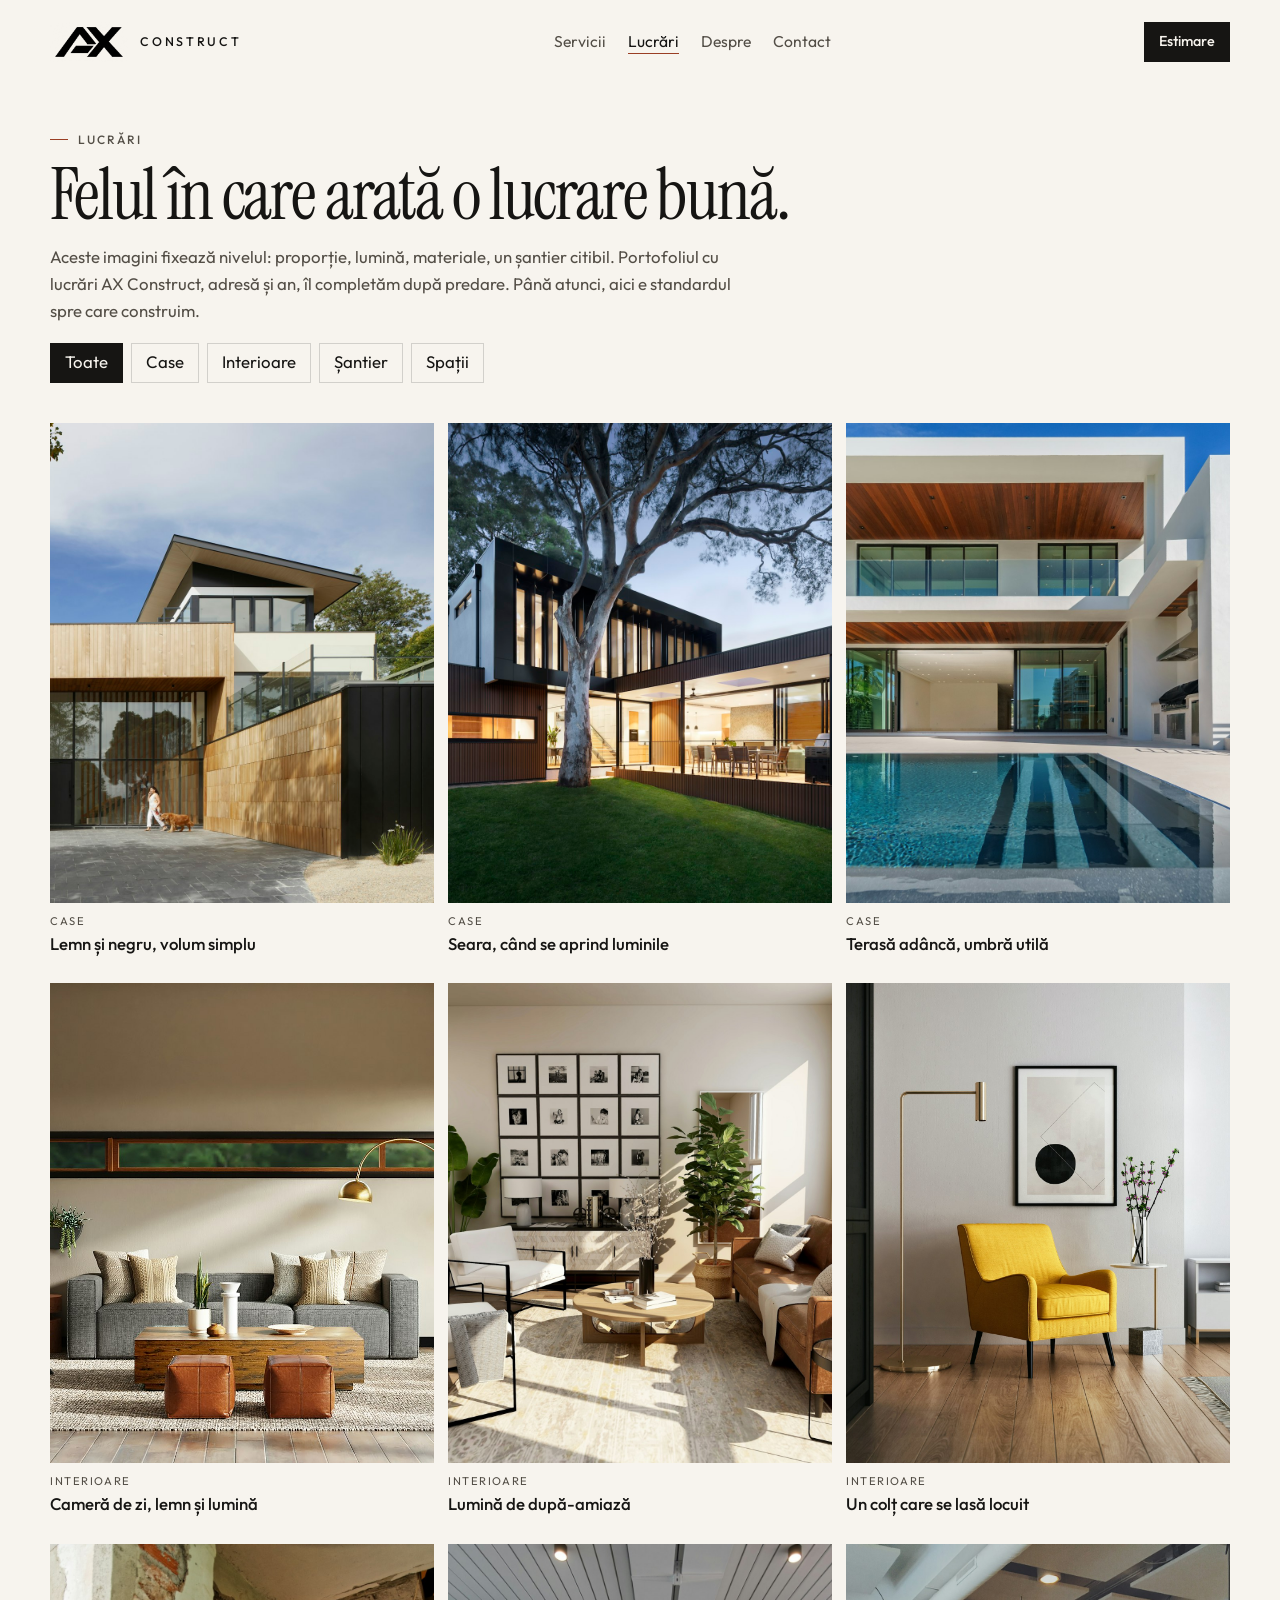
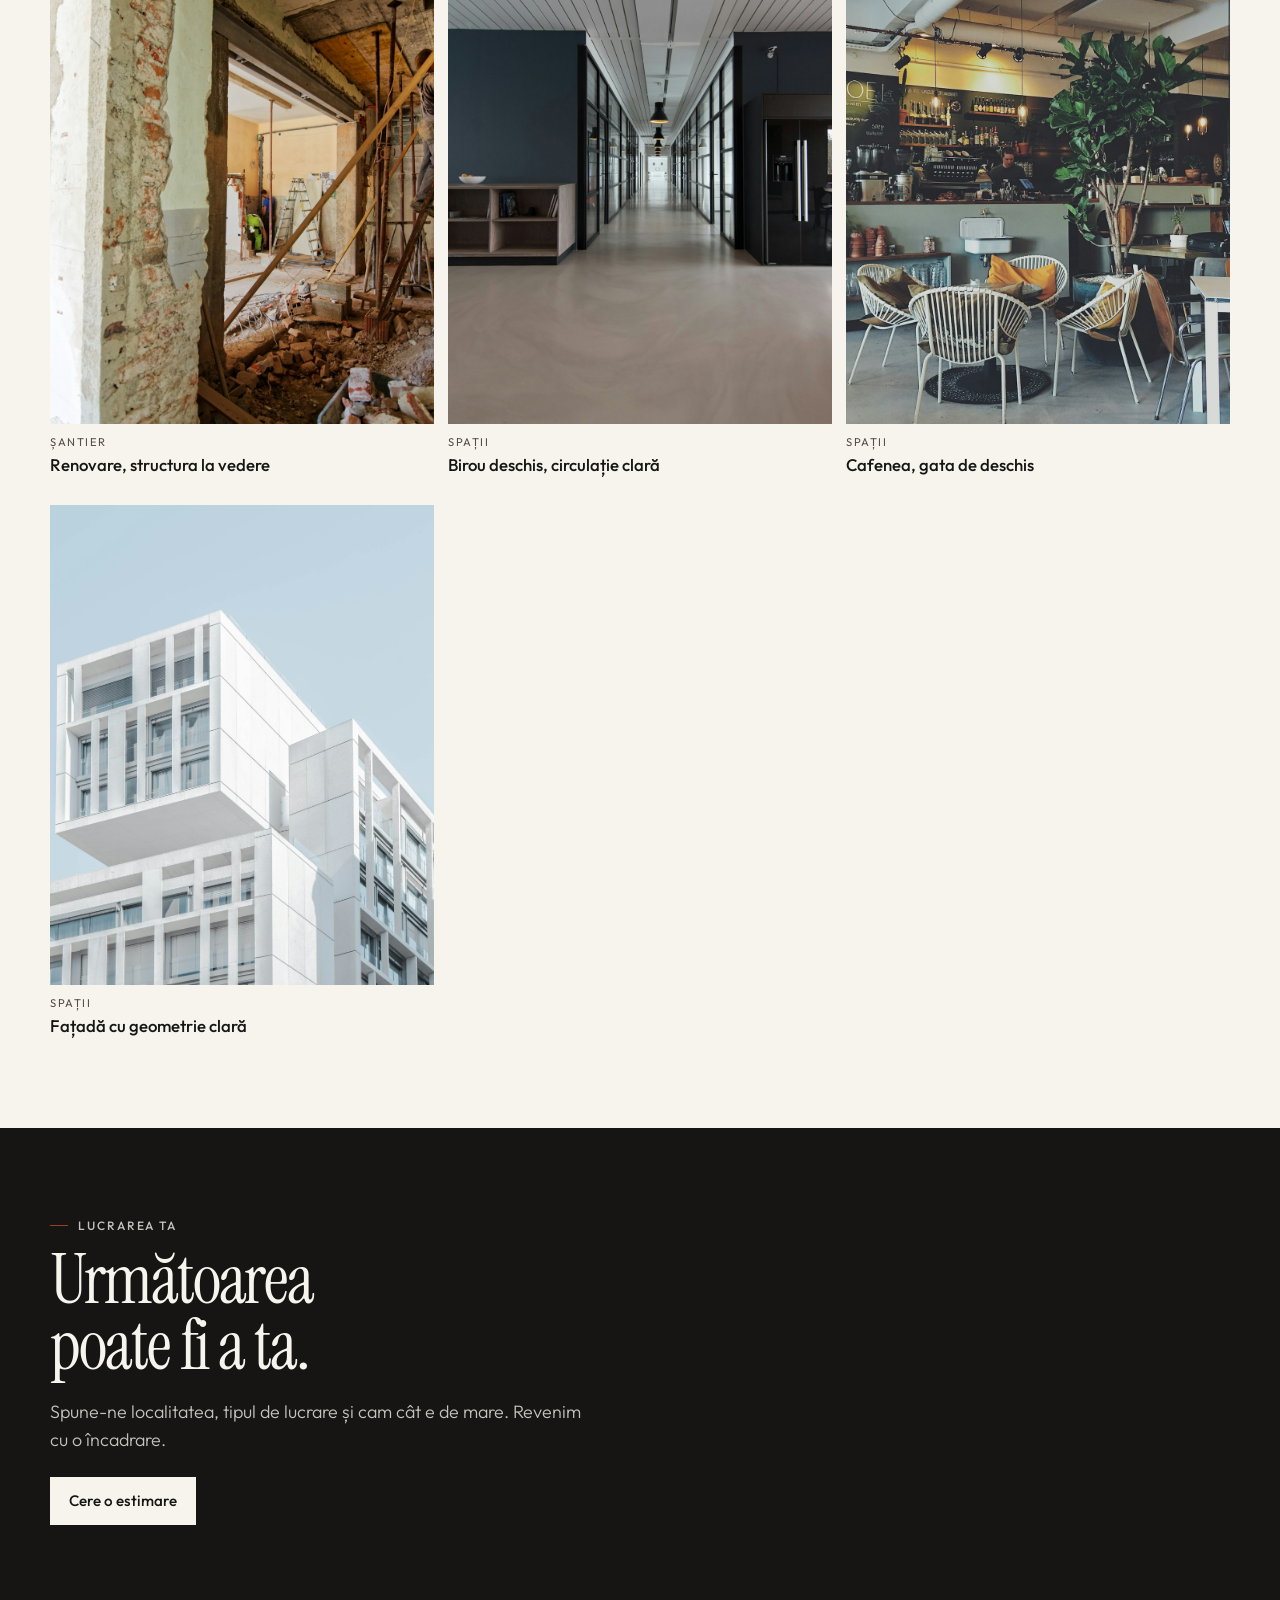
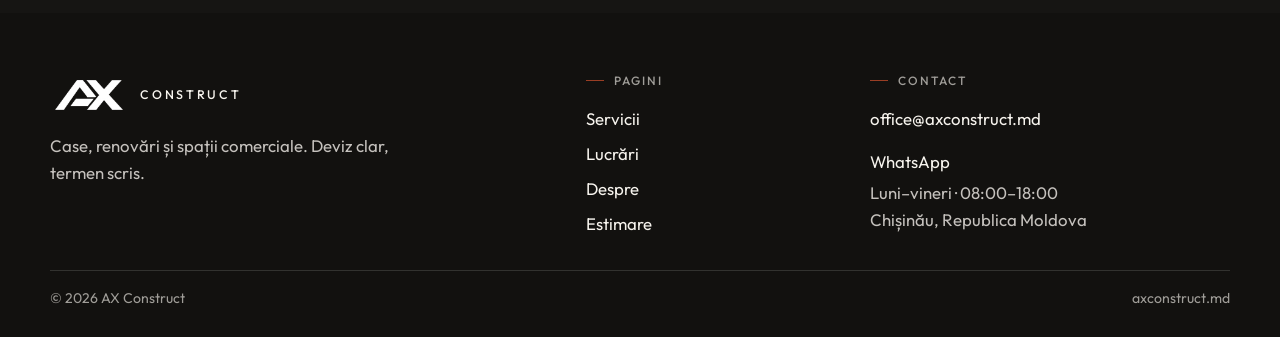
<file: lucrari.html>
<!DOCTYPE html>
<html lang="ro">
<head>
  <meta charset="utf-8">
  <meta name="viewport" content="width=device-width, initial-scale=1">
  <title>Lucrări — AX Construct</title>
  <meta name="description" content="Direcția vizuală AX Construct: case, interioare, șantier și spații comerciale. Portofoliul cu adrese se completează după predare.">
  <link rel="canonical" href="https://axconstruct.md/lucrari.html">
  <meta property="og:title" content="Lucrări — AX Construct">
  <meta property="og:description" content="Case, interioare, șantier și spații. Nivelul pe care îl urmărim.">
  <meta property="og:image" content="https://axconstruct.md/assets/og.jpg">
  <meta name="theme-color" content="#f7f4ee">
  <link rel="icon" href="assets/favicon.png" type="image/png">
  <link rel="apple-touch-icon" href="assets/apple-touch.png">
  <link rel="preconnect" href="https://fonts.googleapis.com">
  <link rel="preconnect" href="https://fonts.gstatic.com" crossorigin>
  <link href="https://fonts.googleapis.com/css2?family=Instrument+Serif:ital@0;1&family=Outfit:wght@300;400;500;600&display=swap" rel="stylesheet">
  <link rel="stylesheet" href="css/styles.css">
</head>
<body>
  <a class="skip" href="#continut">Sari la conținut</a>
  <header class="site-header">
    <a class="brand" href="index.html">
      <img src="assets/logo-black.png" alt="AX" width="1024" height="525">
      <span>Construct</span>
    </a>
    <nav class="desk-nav" aria-label="Principal">
      <a href="servicii.html">Servicii</a>
      <a href="lucrari.html" aria-current="page">Lucrări</a>
      <a href="despre.html">Despre</a>
      <a href="contact.html">Contact</a>
    </nav>
    <div class="header-actions">
      <a class="head-phone" data-href="phoneTel" hidden></a>
      <a class="btn btn-small" href="contact.html#formular">Estimare</a>
      <button class="burger" type="button" aria-expanded="false" aria-controls="menu" aria-label="Deschide meniul"><span></span><span></span></button>
    </div>
  </header>
  <div class="nav-panel" id="menu" hidden>
    <nav aria-label="Mobil">
      <a href="index.html">Acasă</a>
      <a href="servicii.html">Servicii</a>
      <a href="lucrari.html">Lucrări</a>
      <a href="despre.html">Despre</a>
      <a href="contact.html">Contact</a>
      <a href="contact.html#formular">Cere o estimare</a>
    </nav>
  </div>

  <main id="continut">
    <header class="page-hero">
      <div class="wrap">
        <p class="kicker">Lucrări</p>
        <h1>Felul în care arată o lucrare bună.</h1>
        <p class="note">Aceste imagini fixează nivelul: proporție, lumină, materiale, un șantier citibil. Portofoliul cu lucrări AX Construct, adresă și an, îl completăm după predare. Până atunci, aici e standardul spre care construim.</p>
        <div class="filters" role="toolbar" aria-label="Filtrează">
          <button class="filter" type="button" data-filter="toate" aria-pressed="true">Toate</button>
          <button class="filter" type="button" data-filter="case" aria-pressed="false">Case</button>
          <button class="filter" type="button" data-filter="interioare" aria-pressed="false">Interioare</button>
          <button class="filter" type="button" data-filter="santier" aria-pressed="false">Șantier</button>
          <button class="filter" type="button" data-filter="spatii" aria-pressed="false">Spații</button>
        </div>
      </div>
    </header>

    <section class="section" style="padding-top:10px">
      <div class="wrap">
        <div class="tiles">
          <figure class="tile" data-cat="case">
            <div class="shot"><img src="assets/photos/house-wood.jpg" alt="Casă cu lemn deschis și volume negre" loading="lazy"></div>
            <figcaption><span>Case</span><strong>Lemn și negru, volum simplu</strong></figcaption>
          </figure>
          <figure class="tile" data-cat="case">
            <div class="shot"><img src="assets/photos/hero.jpg" alt="Casă seara, cu interiorul luminat" loading="lazy"></div>
            <figcaption><span>Case</span><strong>Seara, când se aprind luminile</strong></figcaption>
          </figure>
          <figure class="tile" data-cat="case">
            <div class="shot"><img src="assets/photos/villa.jpg" alt="Casă albă cu terasă din lemn" loading="lazy"></div>
            <figcaption><span>Case</span><strong>Terasă adâncă, umbră utilă</strong></figcaption>
          </figure>
          <figure class="tile" data-cat="interioare">
            <div class="shot"><img src="assets/photos/interior.jpg" alt="Cameră de zi cu lemn, canapea și ferestre mari" loading="lazy"></div>
            <figcaption><span>Interioare</span><strong>Cameră de zi, lemn și lumină</strong></figcaption>
          </figure>
          <figure class="tile" data-cat="interioare">
            <div class="shot"><img src="assets/photos/living.jpg" alt="Living cu lumină de după-amiază" loading="lazy"></div>
            <figcaption><span>Interioare</span><strong>Lumină de după-amiază</strong></figcaption>
          </figure>
          <figure class="tile" data-cat="interioare">
            <div class="shot"><img src="assets/photos/nook.jpg" alt="Colț de cameră cu fotoliu și pardoseală de lemn" loading="lazy"></div>
            <figcaption><span>Interioare</span><strong>Un colț care se lasă locuit</strong></figcaption>
          </figure>
          <figure class="tile" data-cat="santier">
            <div class="shot"><img src="assets/photos/santier.jpg" alt="Renovare în lucru, cu cărămidă și tencuială deschisă" loading="lazy"></div>
            <figcaption><span>Șantier</span><strong>Renovare, structura la vedere</strong></figcaption>
          </figure>
          <figure class="tile" data-cat="spatii">
            <div class="shot"><img src="assets/photos/office.jpg" alt="Birou cu hol lung și pereți de sticlă" loading="lazy"></div>
            <figcaption><span>Spații</span><strong>Birou deschis, circulație clară</strong></figcaption>
          </figure>
          <figure class="tile" data-cat="spatii">
            <div class="shot"><img src="assets/photos/cafe.jpg" alt="Cafenea amenajată, cu bar și locuri de stat" loading="lazy"></div>
            <figcaption><span>Spații</span><strong>Cafenea, gata de deschis</strong></figcaption>
          </figure>
          <figure class="tile" data-cat="spatii">
            <div class="shot"><img src="assets/photos/volume.jpg" alt="Fațadă albă cu geometrie clară" loading="lazy"></div>
            <figcaption><span>Spații</span><strong>Fațadă cu geometrie clară</strong></figcaption>
          </figure>
        </div>
      </div>
    </section>

    <section class="section cta-band">
      <div class="wrap">
        <p class="kicker light">Lucrarea ta</p>
        <h2>Următoarea poate fi a ta.</h2>
        <p class="lede">Spune-ne localitatea, tipul de lucrare și cam cât e de mare. Revenim cu o încadrare.</p>
        <a class="btn" href="contact.html#formular">Cere o estimare</a>
      </div>
    </section>
  </main>

  <footer class="site-footer">
    <div class="wrap footer-grid">
      <div>
        <a class="brand" href="index.html">
          <img src="assets/logo-white.png" alt="AX" width="1024" height="525">
          <span>Construct</span>
        </a>
        <p class="footer-lead">Case, renovări și spații comerciale. Deviz clar, termen scris.</p>
      </div>
      <div>
        <p class="kicker">Pagini</p>
        <a href="servicii.html">Servicii</a>
        <a href="lucrari.html">Lucrări</a>
        <a href="despre.html">Despre</a>
        <a href="contact.html">Estimare</a>
      </div>
      <div>
        <p class="kicker">Contact</p>
        <a data-href="email" href="mailto:office@axconstruct.md">office@axconstruct.md</a>
        <a data-href="phoneTel" hidden></a>
        <a data-href="whatsapp" hidden>WhatsApp</a>
        <p data-bind="hours">Luni–vineri · 08:00–18:00</p>
        <p data-bind="city">Chișinău, Republica Moldova</p>
      </div>
    </div>
    <div class="wrap footer-base">
      <span>© <span data-year>2026</span> AX Construct</span>
      <span>axconstruct.md</span>
      <p class="legal" data-legal hidden></p>
    </div>
  </footer>
  <a class="mobile-bar" href="contact.html#formular">Cere o estimare</a>
  <script src="js/config.js"></script>
  <script src="js/main.js"></script>
</body>
</html>
</file>
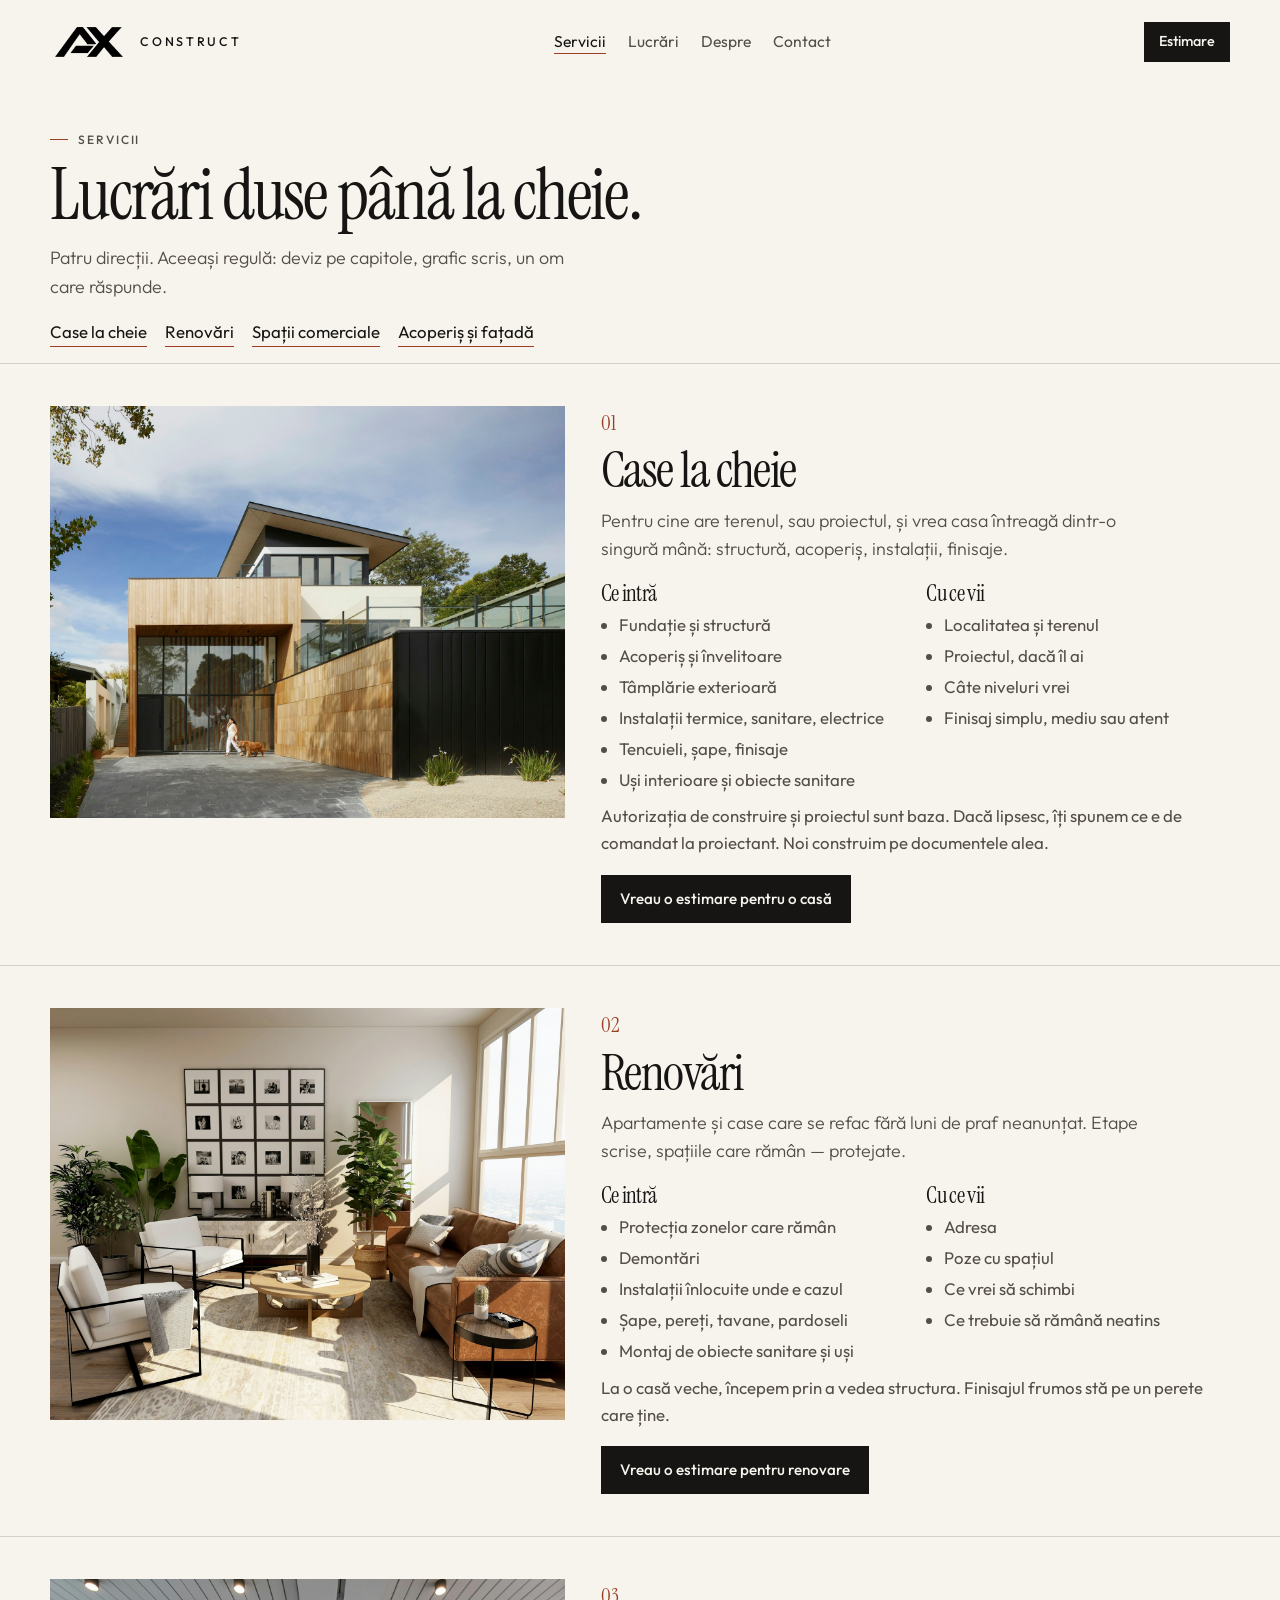
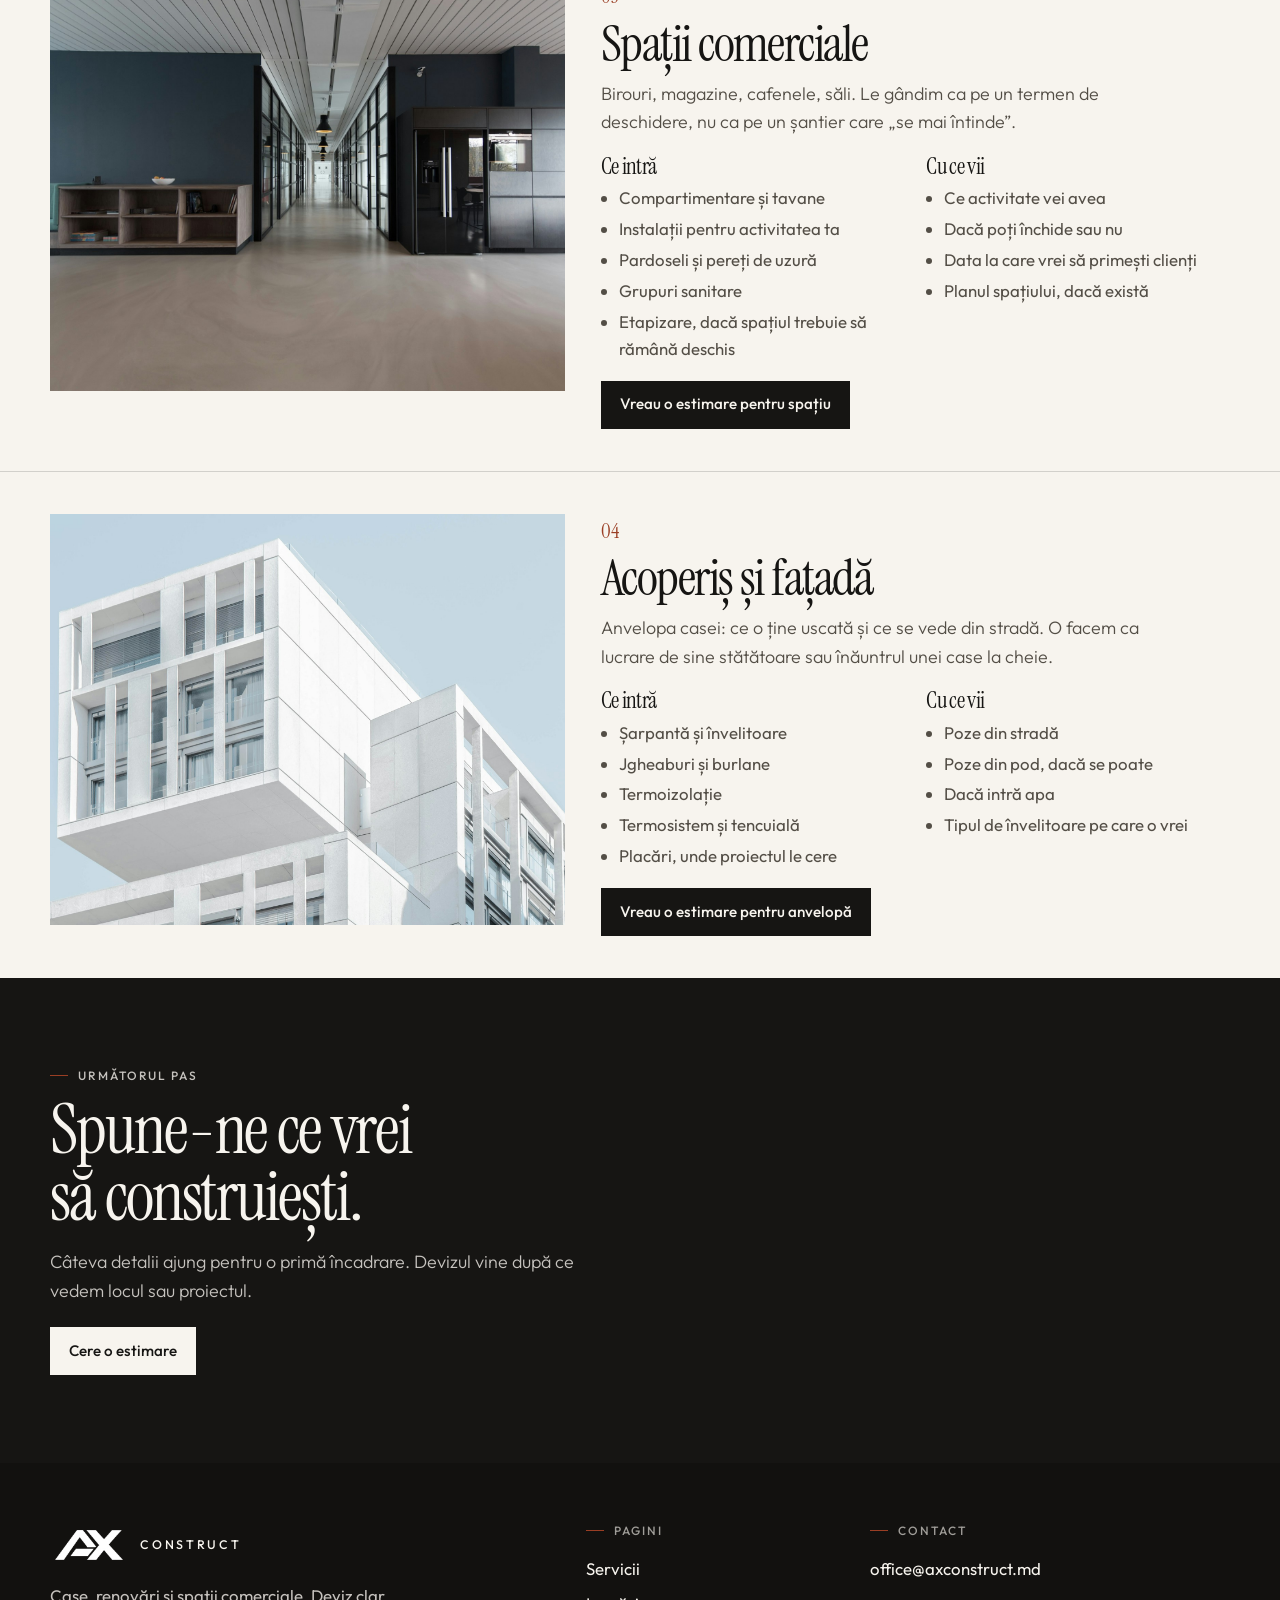
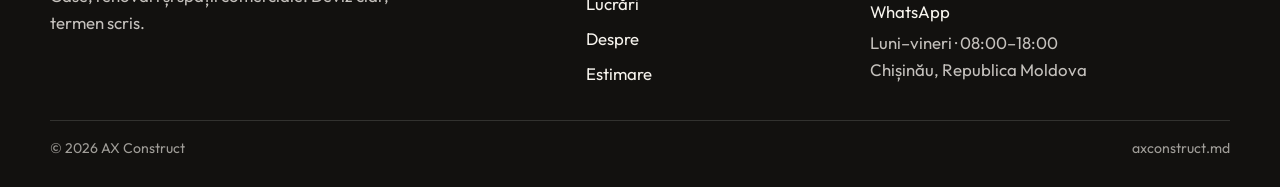
<file: servicii.html>
<!DOCTYPE html>
<html lang="ro">
<head>
  <meta charset="utf-8">
  <meta name="viewport" content="width=device-width, initial-scale=1">
  <title>Servicii — AX Construct</title>
  <meta name="description" content="Case la cheie, renovări, spații comerciale, acoperiș și fațadă. Vezi ce intră în lucrare și cere o estimare AX Construct.">
  <link rel="canonical" href="https://axconstruct.md/servicii.html">
  <meta property="og:title" content="Servicii — AX Construct">
  <meta property="og:description" content="Case la cheie, renovări, spații comerciale, acoperiș și fațadă.">
  <meta property="og:image" content="https://axconstruct.md/assets/og.jpg">
  <meta name="theme-color" content="#f7f4ee">
  <link rel="icon" href="assets/favicon.png" type="image/png">
  <link rel="apple-touch-icon" href="assets/apple-touch.png">
  <link rel="preconnect" href="https://fonts.googleapis.com">
  <link rel="preconnect" href="https://fonts.gstatic.com" crossorigin>
  <link href="https://fonts.googleapis.com/css2?family=Instrument+Serif:ital@0;1&family=Outfit:wght@300;400;500;600&display=swap" rel="stylesheet">
  <link rel="stylesheet" href="css/styles.css">
</head>
<body>
  <a class="skip" href="#continut">Sari la conținut</a>
  <header class="site-header">
    <a class="brand" href="index.html">
      <img src="assets/logo-black.png" alt="AX" width="1024" height="525">
      <span>Construct</span>
    </a>
    <nav class="desk-nav" aria-label="Principal">
      <a href="servicii.html" aria-current="page">Servicii</a>
      <a href="lucrari.html">Lucrări</a>
      <a href="despre.html">Despre</a>
      <a href="contact.html">Contact</a>
    </nav>
    <div class="header-actions">
      <a class="head-phone" data-href="phoneTel" hidden></a>
      <a class="btn btn-small" href="contact.html#formular">Estimare</a>
      <button class="burger" type="button" aria-expanded="false" aria-controls="menu" aria-label="Deschide meniul"><span></span><span></span></button>
    </div>
  </header>
  <div class="nav-panel" id="menu" hidden>
    <nav aria-label="Mobil">
      <a href="index.html">Acasă</a>
      <a href="servicii.html">Servicii</a>
      <a href="lucrari.html">Lucrări</a>
      <a href="despre.html">Despre</a>
      <a href="contact.html">Contact</a>
      <a href="contact.html#formular">Cere o estimare</a>
    </nav>
  </div>

  <main id="continut">
    <header class="page-hero">
      <div class="wrap">
        <p class="kicker">Servicii</p>
        <h1>Lucrări duse până la cheie.</h1>
        <p class="lede">Patru direcții. Aceeași regulă: deviz pe capitole, grafic scris, un om care răspunde.</p>
        <nav class="jump" aria-label="Servicii">
          <a href="#case">Case la cheie</a>
          <a href="#renovari">Renovări</a>
          <a href="#comerciale">Spații comerciale</a>
          <a href="#acoperis">Acoperiș și fațadă</a>
        </nav>
      </div>
    </header>

    <article class="service-block" id="case">
      <div class="wrap service-layout">
        <a class="shot" href="contact.html?tip=case#formular">
          <img src="assets/photos/house-wood.jpg" alt="Casă cu lemn deschis și panouri negre" loading="lazy">
        </a>
        <div>
          <p class="num">01</p>
          <h2>Case la cheie</h2>
          <p class="lede">Pentru cine are terenul, sau proiectul, și vrea casa întreagă dintr-o singură mână: structură, acoperiș, instalații, finisaje.</p>
          <div class="split-lists">
            <div>
              <h3>Ce intră</h3>
              <ul>
                <li>Fundație și structură</li>
                <li>Acoperiș și învelitoare</li>
                <li>Tâmplărie exterioară</li>
                <li>Instalații termice, sanitare, electrice</li>
                <li>Tencuieli, șape, finisaje</li>
                <li>Uși interioare și obiecte sanitare</li>
              </ul>
            </div>
            <div>
              <h3>Cu ce vii</h3>
              <ul>
                <li>Localitatea și terenul</li>
                <li>Proiectul, dacă îl ai</li>
                <li>Câte niveluri vrei</li>
                <li>Finisaj simplu, mediu sau atent</li>
              </ul>
            </div>
          </div>
          <p class="note">Autorizația de construire și proiectul sunt baza. Dacă lipsesc, îți spunem ce e de comandat la proiectant. Noi construim pe documentele alea.</p>
          <a class="btn" href="contact.html?tip=case#formular">Vreau o estimare pentru o casă</a>
        </div>
      </div>
    </article>

    <article class="service-block" id="renovari">
      <div class="wrap service-layout">
        <a class="shot" href="contact.html?tip=renovare#formular">
          <img src="assets/photos/living.jpg" alt="Living luminos după finisare" loading="lazy">
        </a>
        <div>
          <p class="num">02</p>
          <h2>Renovări</h2>
          <p class="lede">Apartamente și case care se refac fără luni de praf neanunțat. Etape scrise, spațiile care rămân — protejate.</p>
          <div class="split-lists">
            <div>
              <h3>Ce intră</h3>
              <ul>
                <li>Protecția zonelor care rămân</li>
                <li>Demontări</li>
                <li>Instalații înlocuite unde e cazul</li>
                <li>Șape, pereți, tavane, pardoseli</li>
                <li>Montaj de obiecte sanitare și uși</li>
              </ul>
            </div>
            <div>
              <h3>Cu ce vii</h3>
              <ul>
                <li>Adresa</li>
                <li>Poze cu spațiul</li>
                <li>Ce vrei să schimbi</li>
                <li>Ce trebuie să rămână neatins</li>
              </ul>
            </div>
          </div>
          <p class="note">La o casă veche, începem prin a vedea structura. Finisajul frumos stă pe un perete care ține.</p>
          <a class="btn" href="contact.html?tip=renovare#formular">Vreau o estimare pentru renovare</a>
        </div>
      </div>
    </article>

    <article class="service-block" id="comerciale">
      <div class="wrap service-layout">
        <a class="shot" href="contact.html?tip=comercial#formular">
          <img src="assets/photos/office.jpg" alt="Spațiu de birouri cu sticlă și pardoseală continuă" loading="lazy">
        </a>
        <div>
          <p class="num">03</p>
          <h2>Spații comerciale</h2>
          <p class="lede">Birouri, magazine, cafenele, săli. Le gândim ca pe un termen de deschidere, nu ca pe un șantier care „se mai întinde”.</p>
          <div class="split-lists">
            <div>
              <h3>Ce intră</h3>
              <ul>
                <li>Compartimentare și tavane</li>
                <li>Instalații pentru activitatea ta</li>
                <li>Pardoseli și pereți de uzură</li>
                <li>Grupuri sanitare</li>
                <li>Etapizare, dacă spațiul trebuie să rămână deschis</li>
              </ul>
            </div>
            <div>
              <h3>Cu ce vii</h3>
              <ul>
                <li>Ce activitate vei avea</li>
                <li>Dacă poți închide sau nu</li>
                <li>Data la care vrei să primești clienți</li>
                <li>Planul spațiului, dacă există</li>
              </ul>
            </div>
          </div>
          <a class="btn" href="contact.html?tip=comercial#formular">Vreau o estimare pentru spațiu</a>
        </div>
      </div>
    </article>

    <article class="service-block" id="acoperis">
      <div class="wrap service-layout">
        <a class="shot" href="contact.html?tip=acoperis#formular">
          <img src="assets/photos/volume.jpg" alt="Fațadă albă cu volume clare" loading="lazy">
        </a>
        <div>
          <p class="num">04</p>
          <h2>Acoperiș și fațadă</h2>
          <p class="lede">Anvelopa casei: ce o ține uscată și ce se vede din stradă. O facem ca lucrare de sine stătătoare sau înăuntrul unei case la cheie.</p>
          <div class="split-lists">
            <div>
              <h3>Ce intră</h3>
              <ul>
                <li>Șarpantă și învelitoare</li>
                <li>Jgheaburi și burlane</li>
                <li>Termoizolație</li>
                <li>Termosistem și tencuială</li>
                <li>Placări, unde proiectul le cere</li>
              </ul>
            </div>
            <div>
              <h3>Cu ce vii</h3>
              <ul>
                <li>Poze din stradă</li>
                <li>Poze din pod, dacă se poate</li>
                <li>Dacă intră apa</li>
                <li>Tipul de învelitoare pe care o vrei</li>
              </ul>
            </div>
          </div>
          <a class="btn" href="contact.html?tip=acoperis#formular">Vreau o estimare pentru anvelopă</a>
        </div>
      </div>
    </article>

    <section class="section cta-band">
      <div class="wrap">
        <p class="kicker light">Următorul pas</p>
        <h2>Spune-ne ce vrei să construiești.</h2>
        <p class="lede">Câteva detalii ajung pentru o primă încadrare. Devizul vine după ce vedem locul sau proiectul.</p>
        <a class="btn" href="contact.html#formular">Cere o estimare</a>
      </div>
    </section>
  </main>

  <footer class="site-footer">
    <div class="wrap footer-grid">
      <div>
        <a class="brand" href="index.html">
          <img src="assets/logo-white.png" alt="AX" width="1024" height="525">
          <span>Construct</span>
        </a>
        <p class="footer-lead">Case, renovări și spații comerciale. Deviz clar, termen scris.</p>
      </div>
      <div>
        <p class="kicker">Pagini</p>
        <a href="servicii.html">Servicii</a>
        <a href="lucrari.html">Lucrări</a>
        <a href="despre.html">Despre</a>
        <a href="contact.html">Estimare</a>
      </div>
      <div>
        <p class="kicker">Contact</p>
        <a data-href="email" href="mailto:office@axconstruct.md">office@axconstruct.md</a>
        <a data-href="phoneTel" hidden></a>
        <a data-href="whatsapp" hidden>WhatsApp</a>
        <p data-bind="hours">Luni–vineri · 08:00–18:00</p>
        <p data-bind="city">Chișinău, Republica Moldova</p>
      </div>
    </div>
    <div class="wrap footer-base">
      <span>© <span data-year>2026</span> AX Construct</span>
      <span>axconstruct.md</span>
      <p class="legal" data-legal hidden></p>
    </div>
  </footer>
  <a class="mobile-bar" href="contact.html#formular">Cere o estimare</a>
  <script src="js/config.js"></script>
  <script src="js/main.js"></script>
</body>
</html>
</file>
<file: css/styles.css>
:root {
  --cream: #f7f4ee;
  --paper: #ebe4d8;
  --ink: #161513;
  --muted: #534e46;
  --line: rgba(22, 21, 19, 0.16);
  --brick: #9a3e24;
  --dark: #12110f;
  --cream-dim: rgba(247, 244, 238, 0.78);
  --serif: "Instrument Serif", "Iowan Old Style", Palatino, Georgia, serif;
  --sans: "Outfit", "Segoe UI", sans-serif;
  --pad: clamp(18px, 3vw, 36px);
  --header: 84px;
  color-scheme: light;
}

*,
*::before,
*::after { box-sizing: border-box; }

html { scroll-behavior: smooth; }

body {
  margin: 0;
  background: var(--cream);
  color: var(--ink);
  font-family: var(--sans);
  font-size: 1.05rem;
  font-weight: 400;
  line-height: 1.6;
}

body.menu-open { overflow: hidden; }

img { max-width: 100%; display: block; }

button, input, select, textarea { font: inherit; color: inherit; }

h1, h2, h3, p { margin: 0; }

h1, h2, h3 {
  font-family: var(--serif);
  font-weight: 400;
  letter-spacing: -0.03em;
  line-height: 0.96;
  text-wrap: balance;
}

p { text-wrap: pretty; }

::selection { background: var(--brick); color: #fff; }

:focus-visible {
  outline: 2px solid var(--brick);
  outline-offset: 3px;
}

.skip {
  position: absolute;
  left: 12px;
  top: -48px;
  z-index: 80;
  background: var(--ink);
  color: var(--cream);
  padding: 8px 12px;
  text-decoration: none;
}

.skip:focus { top: 12px; }

.wrap {
  width: min(1180px, calc(100% - 2 * var(--pad)));
  margin-inline: auto;
}

.kicker {
  display: flex;
  align-items: center;
  gap: 10px;
  margin: 0 0 12px;
  color: var(--muted);
  font-size: 0.75rem;
  font-weight: 500;
  letter-spacing: 0.16em;
  text-transform: uppercase;
}

.kicker::before {
  content: "";
  width: 18px;
  height: 1px;
  background: var(--brick);
  flex: none;
}

.kicker.light { color: var(--cream-dim); }

.lede {
  color: var(--muted);
  font-size: 1.12rem;
  font-weight: 300;
  max-width: 46ch;
}

.site-header {
  position: sticky;
  top: 0;
  z-index: 40;
  display: flex;
  align-items: center;
  justify-content: space-between;
  gap: 18px;
  height: var(--header);
  padding: 0 max(var(--pad), calc((100vw - 1180px) / 2));
  background: rgba(247, 244, 238, 0.94);
  backdrop-filter: blur(16px);
  border-bottom: 1px solid transparent;
}

.site-header.scrolled { border-bottom-color: var(--line); }

.brand {
  display: flex;
  align-items: center;
  gap: 12px;
  flex: none;
  color: inherit;
  text-decoration: none;
}

.brand img { height: 40px; width: auto; }

.brand span {
  font-size: 0.78rem;
  font-weight: 500;
  letter-spacing: 0.22em;
  text-transform: uppercase;
}

.desk-nav { display: flex; gap: 22px; }

.desk-nav a {
  color: var(--muted);
  text-decoration: none;
  font-size: 0.98rem;
}

.desk-nav a:hover,
.desk-nav a[aria-current="page"] { color: var(--ink); }

.desk-nav a[aria-current="page"] { box-shadow: inset 0 -1px 0 var(--brick); }

.header-actions { display: flex; align-items: center; gap: 8px; }

.head-phone {
  color: var(--ink);
  text-decoration: none;
  font-size: 0.95rem;
  padding: 8px;
}

.btn {
  display: inline-flex;
  align-items: center;
  justify-content: center;
  gap: 8px;
  min-height: 48px;
  padding: 0 18px;
  background: var(--ink);
  color: var(--cream);
  border: 1px solid var(--ink);
  text-decoration: none;
  font-size: 0.95rem;
  font-weight: 500;
  cursor: pointer;
}

.btn:hover { background: var(--brick); border-color: var(--brick); }

.btn-small { min-height: 40px; padding: 0 14px; font-size: 0.9rem; }

.btn-ghost {
  background: transparent;
  color: var(--ink);
}

.btn-ghost:hover { background: var(--ink); color: var(--cream); }

.burger {
  display: none;
  position: relative;
  width: 44px;
  height: 44px;
  border: 0;
  background: transparent;
  color: var(--ink);
  cursor: pointer;
}

.burger span {
  position: absolute;
  left: 11px;
  right: 11px;
  height: 1.5px;
  background: currentColor;
  transition: transform 0.2s ease, top 0.2s ease;
}

.burger span:first-child { top: 17px; }
.burger span:last-child { top: 26px; }

.burger[aria-expanded="true"] span:first-child { top: 21px; transform: rotate(40deg); }
.burger[aria-expanded="true"] span:last-child { top: 21px; transform: rotate(-40deg); }

.nav-panel {
  position: fixed;
  inset: 0;
  z-index: 35;
  display: flex;
  flex-direction: column;
  justify-content: flex-end;
  gap: 6px;
  padding: 110px var(--pad) 48px;
  background: var(--cream);
}

.nav-panel[hidden] { display: none; }

.nav-panel a {
  font-family: var(--serif);
  font-size: clamp(2.3rem, 9vw, 3.8rem);
  line-height: 1.02;
  letter-spacing: -0.03em;
  color: var(--ink);
  text-decoration: none;
}

.hero {
  position: relative;
  display: grid;
  align-items: end;
  min-height: calc(100svh - var(--header));
  color: var(--cream);
  background: var(--dark);
  overflow: hidden;
}

.hero-frame { position: absolute; inset: 0; }

.hero-frame img {
  width: 100%;
  height: 100%;
  object-fit: cover;
  object-position: center 62%;
  animation: drift 26s ease-in-out infinite alternate;
}

.hero-frame::after {
  content: "";
  position: absolute;
  inset: 0;
  background:
    linear-gradient(90deg, rgba(14, 12, 10, 0.9) 0%, rgba(14, 12, 10, 0.72) 34%, rgba(14, 12, 10, 0.22) 62%, rgba(14, 12, 10, 0.18) 100%),
    linear-gradient(180deg, rgba(14, 12, 10, 0.18), transparent 24%, rgba(14, 12, 10, 0.28));
}

.hero-copy {
  position: relative;
  z-index: 1;
  width: min(760px, calc(100% - 2 * var(--pad)));
  margin-left: max(var(--pad), calc((100vw - 1180px) / 2));
  padding: 64px 0 48px;
}

.hero h1 {
  font-size: clamp(3.4rem, 7vw, 6.6rem);
  line-height: 0.88;
  margin: 8px 0 18px;
}

.hero h1 em { font-style: italic; }

.hero .lede { color: var(--cream-dim); }

.hero-actions {
  display: flex;
  flex-wrap: wrap;
  gap: 10px;
  margin-top: 26px;
}

.hero .btn { background: var(--cream); color: var(--ink); border-color: var(--cream); }
.hero .btn:hover { background: var(--brick); color: #fff; border-color: var(--brick); }
.hero .btn-ghost { background: transparent; color: var(--cream); border-color: rgba(247, 244, 238, 0.5); }
.hero .btn-ghost:hover { background: var(--cream); color: var(--ink); }

.meta-row {
  display: flex;
  flex-wrap: wrap;
  gap: 10px 22px;
  margin-top: 32px;
}

.meta-row span {
  min-width: 140px;
  padding-top: 8px;
  border-top: 1px solid rgba(247, 244, 238, 0.4);
  font-size: 0.95rem;
}

.hero-card {
  position: absolute;
  z-index: 1;
  right: max(24px, calc((100vw - 1180px) / 2));
  bottom: 40px;
  width: min(240px, 40vw);
  padding: 16px 16px 18px;
  background: var(--cream);
  color: var(--ink);
}

.hero-card span {
  display: block;
  margin-bottom: 6px;
  color: var(--muted);
  font-size: 0.7rem;
  letter-spacing: 0.16em;
  text-transform: uppercase;
}

.hero-card strong {
  font-family: var(--serif);
  font-size: 1.45rem;
  font-weight: 400;
  line-height: 1.1;
  letter-spacing: -0.03em;
}

@keyframes drift {
  from { transform: scale(1); }
  to { transform: scale(1.06); }
}

.marquee {
  overflow: hidden;
  background: var(--ink);
  color: var(--cream);
}

.marquee-track {
  display: flex;
  width: max-content;
  animation: ticker 38s linear infinite;
}

.marquee:hover .marquee-track { animation-play-state: paused; }

.marquee-group { display: flex; align-items: center; }

.marquee-group span {
  padding: 13px 18px;
  font-size: 0.74rem;
  font-weight: 500;
  letter-spacing: 0.16em;
  text-transform: uppercase;
}

.marquee-group i {
  width: 5px;
  height: 5px;
  background: var(--brick);
  transform: rotate(45deg);
  flex: none;
}

@keyframes ticker {
  to { transform: translateX(-50%); }
}

.section { padding: 88px 0; }

.band { background: var(--paper); }

.manifesto-grid,
.sheet-grid,
.faq-grid,
.about-grid,
.contact-grid {
  display: grid;
  grid-template-columns: 0.9fr 1.1fr;
  gap: 48px;
  align-items: start;
}

.manifesto-grid { position: relative; }

.manifesto h2,
.sheet-grid h2,
.faq-grid h2,
.block-title {
  font-size: clamp(2.3rem, 4vw, 3.7rem);
  max-width: 16ch;
}

.manifesto-copy p + p { margin-top: 14px; }
.manifesto-copy a { color: var(--ink); font-weight: 500; }

.watermark {
  position: absolute;
  width: min(380px, 42%);
  right: -10px;
  bottom: -20px;
  opacity: 0.05;
  pointer-events: none;
}

.service-row {
  display: grid;
  grid-template-columns: 1.05fr 0.95fr;
  gap: 42px;
  align-items: center;
  padding: 34px 0;
  border-top: 1px solid var(--line);
}

.service-row:last-child { border-bottom: 1px solid var(--line); }
.service-row:nth-of-type(even) .shot { order: 2; }

.shot {
  display: block;
  overflow: hidden;
  background: #ddd4c6;
  aspect-ratio: 5 / 4;
}

.shot img,
.tile .shot img,
.bento img {
  width: 100%;
  height: 100%;
  object-fit: cover;
  transition: transform 0.7s ease;
}

.shot:hover img,
.tile:hover img,
.bento figure:hover img { transform: scale(1.045); }

.num {
  font-family: var(--serif);
  font-size: 1.3rem;
  color: var(--brick);
}

.process .num { color: #f0d3c6; }

.service-copy h2,
.service-block h2 {
  font-size: clamp(2.2rem, 4vw, 3.4rem);
  margin: 6px 0 12px;
}

.service-copy p { max-width: 46ch; }

.service-copy .btn,
.service-block .btn { margin-top: 18px; }

.section-head {
  display: flex;
  justify-content: space-between;
  align-items: flex-end;
  gap: 20px;
  margin-bottom: 22px;
}

.section-head h2 { font-size: clamp(2.3rem, 4vw, 3.6rem); max-width: 14ch; }

.bento {
  display: grid;
  grid-template-columns: 1.25fr 1fr 1fr;
  grid-template-rows: 250px 250px;
  gap: 12px;
}

.bento figure { position: relative; margin: 0; overflow: hidden; background: #ddd4c6; }
.bento .tall { grid-row: span 2; }
.bento .wide { grid-column: span 2; }
.bento img { position: absolute; inset: 0; }

.bento figcaption {
  position: absolute;
  left: 0;
  right: 0;
  bottom: 0;
  z-index: 1;
  padding: 36px 14px 12px;
  color: #fff;
  background: linear-gradient(transparent, rgba(0, 0, 0, 0.62));
}

.bento figcaption span,
.tile figcaption span {
  display: block;
  font-size: 0.7rem;
  letter-spacing: 0.14em;
  text-transform: uppercase;
}

.bento figcaption strong,
.tile figcaption strong { font-weight: 500; }

.process {
  background: var(--dark);
  color: var(--cream);
}

.process .lede { color: var(--cream-dim); }

.steps {
  display: grid;
  grid-template-columns: repeat(4, 1fr);
  gap: 22px;
  margin-top: 36px;
}

.step { border-top: 1px solid rgba(247, 244, 238, 0.24); padding-top: 14px; }
.step h3 { font-size: 1.7rem; margin: 8px 0; }
.step p { color: var(--cream-dim); font-size: 0.98rem; }

.sheet {
  background: var(--cream);
  border: 1px solid var(--ink);
  padding: 26px 26px 16px;
}

.sheet-top {
  display: flex;
  align-items: center;
  justify-content: space-between;
  gap: 12px;
  margin-bottom: 8px;
}

.sheet-top img { height: 34px; width: auto; }
.sheet-top span {
  font-size: 0.72rem;
  letter-spacing: 0.14em;
  text-transform: uppercase;
  color: var(--muted);
}

.sheet-row {
  display: grid;
  grid-template-columns: 36px 1fr;
  gap: 8px;
  padding: 11px 0;
  border-top: 1px solid var(--line);
}

.sheet-row strong { display: block; font-weight: 550; }
.sheet-row small { color: var(--muted); }
.sheet-no { font-family: var(--serif); font-size: 1.15rem; }

.sheet-foot {
  margin-top: 8px;
  color: var(--muted);
  font-size: 0.92rem;
}

.standards {
  display: grid;
  grid-template-columns: repeat(4, 1fr);
  gap: 18px;
}

.standard { border-top: 1px solid var(--line); padding-top: 12px; }
.standard h3 { font-size: 1.55rem; margin: 8px 0; }
.standard p { color: var(--muted); font-size: 0.98rem; }

details { border-top: 1px solid var(--line); padding: 14px 0; }
details:last-of-type { border-bottom: 1px solid var(--line); }

summary {
  display: flex;
  justify-content: space-between;
  gap: 16px;
  cursor: pointer;
  font-size: 1.12rem;
  list-style: none;
}

summary::-webkit-details-marker { display: none; }

summary::after {
  content: "+";
  font-family: var(--serif);
  font-size: 1.5rem;
  line-height: 1;
  color: var(--brick);
}

details[open] summary::after { content: "–"; }
details p { max-width: 68ch; color: var(--muted); padding: 8px 28px 4px 0; }

.cta-band { background: var(--ink); color: var(--cream); }

.cta-band h2 {
  font-size: clamp(2.6rem, 5.4vw, 4.8rem);
  max-width: 12ch;
  margin: 8px 0 18px;
}

.cta-band .lede { color: var(--cream-dim); margin-bottom: 22px; }
.cta-band .btn { background: var(--cream); color: var(--ink); border-color: var(--cream); }
.cta-band .btn:hover { background: var(--brick); color: #fff; border-color: var(--brick); }

.site-footer { background: var(--dark); color: var(--cream); }

.footer-grid {
  display: grid;
  grid-template-columns: 1.4fr 0.7fr 1fr;
  gap: 32px;
  padding: 58px 0 28px;
}

.footer-lead {
  max-width: 34ch;
  margin-top: 14px;
  color: var(--cream-dim);
}

.site-footer .kicker { color: rgba(247, 244, 238, 0.62); }
.site-footer .footer-grid > div > a {
  display: block;
  padding: 4px 0;
  color: var(--cream);
  text-decoration: none;
}
.site-footer .footer-grid > div > a:hover { color: #fff; }
.site-footer .footer-grid > div > a.brand { display: flex; }
.site-footer .brand span { color: var(--cream); }
.site-footer p { color: var(--cream-dim); }

.footer-base {
  display: flex;
  justify-content: space-between;
  gap: 12px 24px;
  flex-wrap: wrap;
  border-top: 1px solid rgba(247, 244, 238, 0.14);
  padding: 16px 0 28px;
  color: rgba(247, 244, 238, 0.62);
  font-size: 0.88rem;
}

.footer-base .legal { flex-basis: 100%; margin: 0; }

.mobile-bar { display: none; }

.page-hero { padding: 46px 0 8px; }

.page-hero h1 {
  font-size: clamp(2.8rem, 5.6vw, 4.8rem);
  max-width: 12em;
  margin: 6px 0 14px;
}

.jump { display: flex; flex-wrap: wrap; gap: 10px 18px; padding: 18px 0 8px; }
.jump a {
  color: var(--ink);
  text-decoration: none;
  border-bottom: 1px solid var(--brick);
}

.service-block { padding: 42px 0; border-top: 1px solid var(--line); }
.service-block .shot { margin-bottom: 8px; }
.service-layout {
  display: grid;
  grid-template-columns: 0.9fr 1.1fr;
  gap: 36px;
  align-items: start;
}

.split-lists {
  display: grid;
  grid-template-columns: 1fr 1fr;
  gap: 22px;
  margin-top: 18px;
}

.split-lists h3 { font-size: 1.45rem; margin-bottom: 8px; }
.split-lists ul { margin: 0; padding-left: 18px; color: var(--muted); }
.split-lists li + li { margin-top: 4px; }

.filters { display: flex; flex-wrap: wrap; gap: 8px; margin: 18px 0 22px; }

.filter {
  min-height: 40px;
  padding: 0 14px;
  border: 1px solid var(--line);
  background: transparent;
  cursor: pointer;
}

.filter[aria-pressed="true"] {
  background: var(--ink);
  color: var(--cream);
  border-color: var(--ink);
}

.tiles {
  display: grid;
  grid-template-columns: repeat(3, 1fr);
  gap: 26px 14px;
}

.tile { margin: 0; }
.tile[hidden] { display: none; }
.tile .shot { aspect-ratio: 4 / 5; }
.tile figcaption { padding-top: 10px; }
.tile figcaption span { color: var(--muted); }
.note { max-width: 62ch; color: var(--muted); margin-top: 10px; }

.about-photo { aspect-ratio: 4 / 5; overflow: hidden; background: #ddd4c6; }
.about-photo img { width: 100%; height: 100%; object-fit: cover; object-position: center 40%; }
.about-grid p + p { margin-top: 14px; }
.principles { display: grid; gap: 16px; margin-top: 26px; }
.principles article { border-top: 1px solid var(--line); padding-top: 10px; }
.principles h3 { font-size: 1.6rem; margin-bottom: 6px; }

.contact-photo { margin: 18px 0; aspect-ratio: 5 / 3; overflow: hidden; }
.contact-photo img { width: 100%; height: 100%; object-fit: cover; }
.contact-list p { margin: 0 0 4px; }
.contact-list a { color: var(--ink); }

.form-grid { display: grid; grid-template-columns: 1fr 1fr; gap: 18px 22px; }
.span-2 { grid-column: span 2; }

.field label {
  display: block;
  margin-bottom: 4px;
  font-size: 0.75rem;
  letter-spacing: 0.12em;
  text-transform: uppercase;
  color: var(--muted);
}

.field label span { color: var(--brick); }

.field input,
.field select,
.field textarea {
  width: 100%;
  padding: 10px 0;
  border: 0;
  border-bottom: 1px solid rgba(22, 21, 19, 0.35);
  border-radius: 0;
  background: transparent;
}

.field textarea { min-height: 120px; resize: vertical; }

.field input:focus,
.field select:focus,
.field textarea:focus { outline: none; border-bottom-color: var(--ink); }

.field select {
  appearance: none;
  background-image: linear-gradient(45deg, transparent 50%, var(--ink) 50%), linear-gradient(135deg, var(--ink) 50%, transparent 50%);
  background-position: calc(100% - 12px) 55%, calc(100% - 7px) 55%;
  background-size: 5px 5px, 5px 5px;
  background-repeat: no-repeat;
}

.form-actions { display: flex; flex-wrap: wrap; gap: 10px; align-items: center; margin-top: 8px; }
.fine { color: var(--muted); font-size: 0.9rem; }

form { position: relative; }
.about-grid .btn,
.principles + .btn { margin-top: 22px; }
.hp {
  position: absolute;
  width: 1px;
  height: 1px;
  overflow: hidden;
  clip-path: inset(50%);
}

.letter {
  white-space: pre-wrap;
  margin: 16px 0;
  padding: 14px;
  background: var(--paper);
  font-family: var(--sans);
  font-size: 0.95rem;
  line-height: 1.5;
}

.miss {
  min-height: 60vh;
  display: grid;
  align-content: center;
}

.miss h1 { font-size: clamp(4rem, 12vw, 8rem); }

@media (max-width: 1100px) {
  .hero-card { display: none; }
}

@media (max-width: 980px) {
  .desk-nav { display: none; }
  .burger { display: inline-block; }
  .head-phone { display: none; }
  .hero-frame::after {
    background: linear-gradient(180deg, rgba(14, 12, 10, 0.15) 0%, rgba(14, 12, 10, 0.35) 38%, rgba(14, 12, 10, 0.88) 100%);
  }
}

@media (max-width: 860px) {
  .manifesto-grid,
  .sheet-grid,
  .faq-grid,
  .about-grid,
  .contact-grid,
  .service-row,
  .service-layout,
  .footer-grid,
  .split-lists {
    grid-template-columns: 1fr;
  }

  .service-row .shot { order: -1; }
  .steps, .standards, .tiles { grid-template-columns: 1fr 1fr; }
  .bento { grid-template-columns: 1fr 1fr; grid-template-rows: none; grid-auto-rows: 210px; }
  .bento .tall,
  .bento .wide { grid-row: span 1; grid-column: span 2; min-height: 260px; }
  .watermark { display: none; }
  .section { padding: 64px 0; }
}

@media (max-width: 760px) {
  body { padding-bottom: 76px; }
  .hero-copy { padding-bottom: 96px; }
  .mobile-bar {
    display: flex;
    position: fixed;
    left: 0;
    right: 0;
    bottom: 0;
    z-index: 30;
    padding: 10px 12px calc(10px + env(safe-area-inset-bottom));
    background: var(--ink);
    color: var(--cream);
    text-decoration: none;
    align-items: center;
    justify-content: center;
    min-height: 56px;
    font-weight: 500;
  }
  .header-actions .btn { display: none; }
  body.menu-open .mobile-bar,
  body:has(#form-success:not([hidden])) .mobile-bar { display: none; }
  body:has(#form-success:not([hidden])) { padding-bottom: 0; }
}

@media (max-width: 620px) {
  .form-grid, .steps, .standards, .tiles, .bento { grid-template-columns: 1fr; }
  .span-2, .bento .tall, .bento .wide { grid-column: auto; }
  .tile .shot { aspect-ratio: 4 / 3; }
  .brand span { letter-spacing: 0.14em; }
  .hero h1 { font-size: clamp(3rem, 14vw, 4.2rem); }
}

@media (prefers-reduced-motion: reduce) {
  html { scroll-behavior: auto; }
  *, *::before, *::after {
    animation: none !important;
    transition: none !important;
  }
}
</file>
